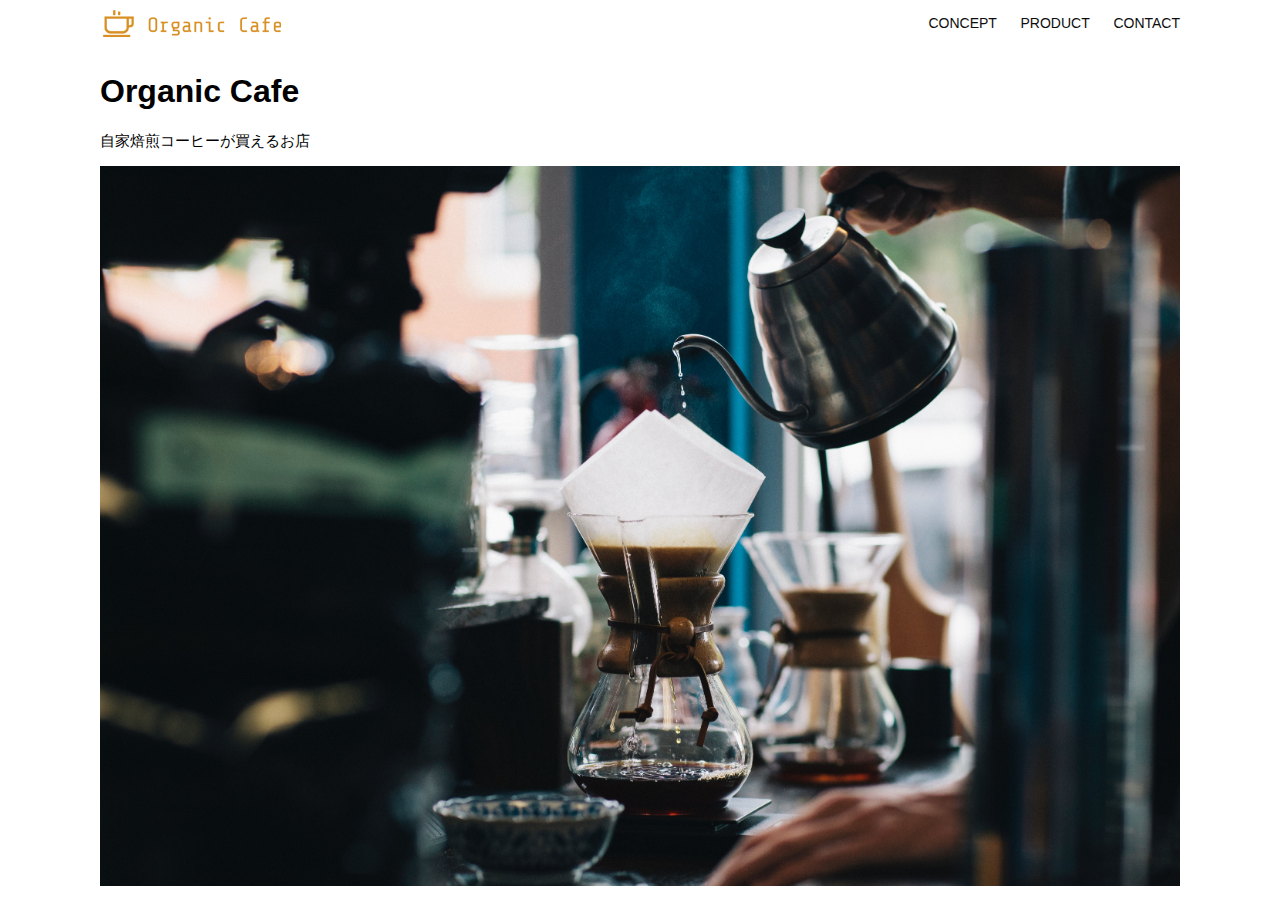
<file: html-css-kadai_013/index.html>
<!DOCTYPE html>
<html>
  <head>
    <title>Organic Cafe</title>
    <meta charset="UTF-8" />
    <meta
      name="description"
      content="自家焙煎のコーヒーがお家で楽しめるOrganic Cafe"
    />
    <meta name="viewport" content="width=device-width, initial-scale=1.0" />
    <link rel="stylesheet" href="style.css" />
  </head>
  <body>
    <!-- ヘッダー -->
    <header>
      <!-- ロゴ -->
      <a href="index.html" id="logo"
        ><img src="images/logo.png" alt="トップページに戻る"
      /></a>

      <!-- PC用ナビゲーション -->
      <nav id="nav-pc">
        <a href="index.html#concept">CONCEPT</a>
        <a href="index.html#product">PRODUCT</a>
        <a href="index.html#contact">CONTACT</a>
      </nav>
      <img id="menu-sp" src="images/button-menu.png" alt="ナビゲーションを開く" onclick="document.getElementById('nav-sp').style.display = 'block'">
      <nav id="nav-sp">
        <img id="close" src="images/button-close.png" alt="ナビゲーションを閉じる" onclick="document.getElementById('nav-sp').style.display = 'none'">
        <a id="logo-sp" href="index.html" onclick="document.getElementById('nav-sp').style.display = 'none'">
          <img src="images/logo-sp.png" alt="トップページに戻る"></a>
        <a class="menu" href="index.html#concept" onclick="document.getElementById('nav-sp').style.display = 'none'">CONCEPT</a>
        <a class="menu" href="index.html#product" onclick="document.getElementById('nav-sp').style.display = 'none'">PRODUCT</a>
        <a class="menu" href="index.html#contact" onclick="document.getElementById('nav-sp').style.display = 'none'">CONTACT</a>
      </nav>
    
    </header>
    <main>
      <article>
        <!-- メインビジュアル -->
        <section id="main-visual">
          <div id="main-message">
            <h1>Organic Cafe</h1>
            <p>自家焙煎コーヒーが買えるお店</p>
          </div>
          <img
            src="images/main-image.jpg"
            alt="コーヒーをハンドドリップで淹れる画像"
          />
        </section>
      </article>
    </main>
  </body>
</html>
</file>
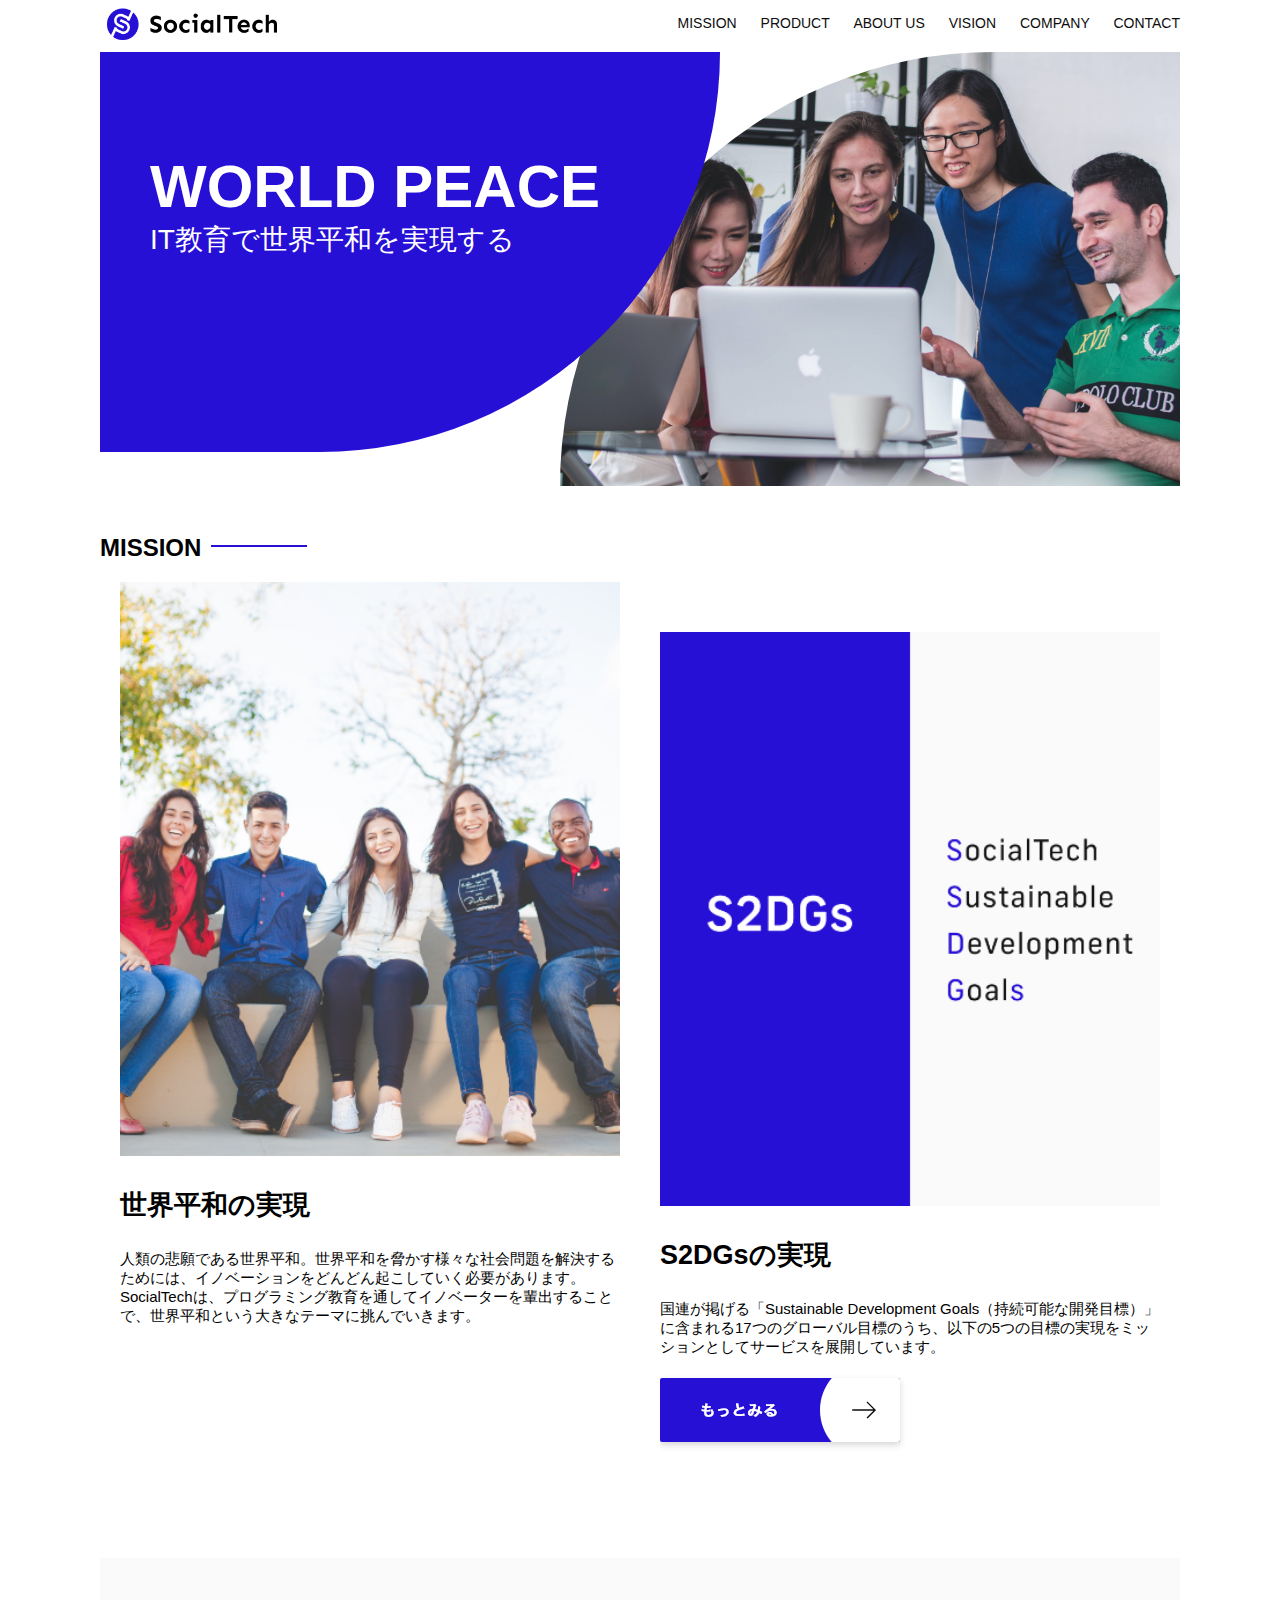
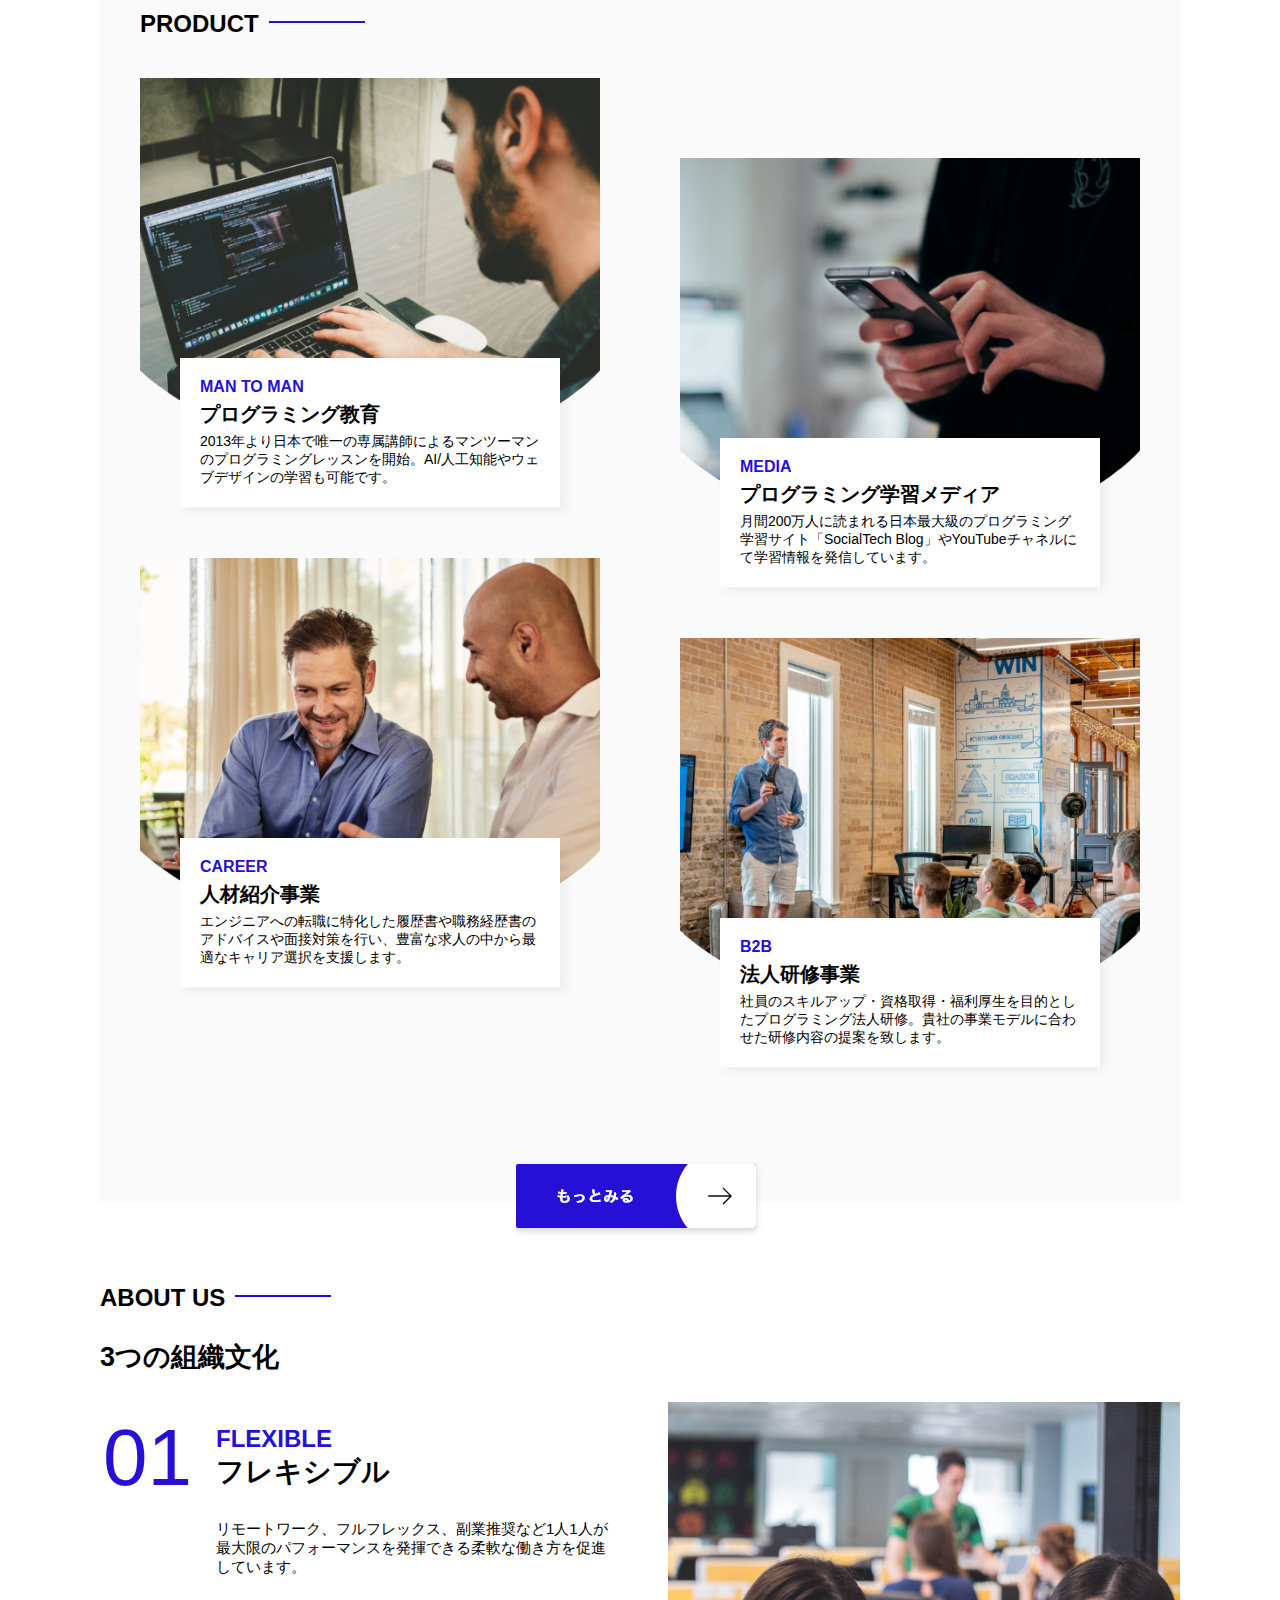
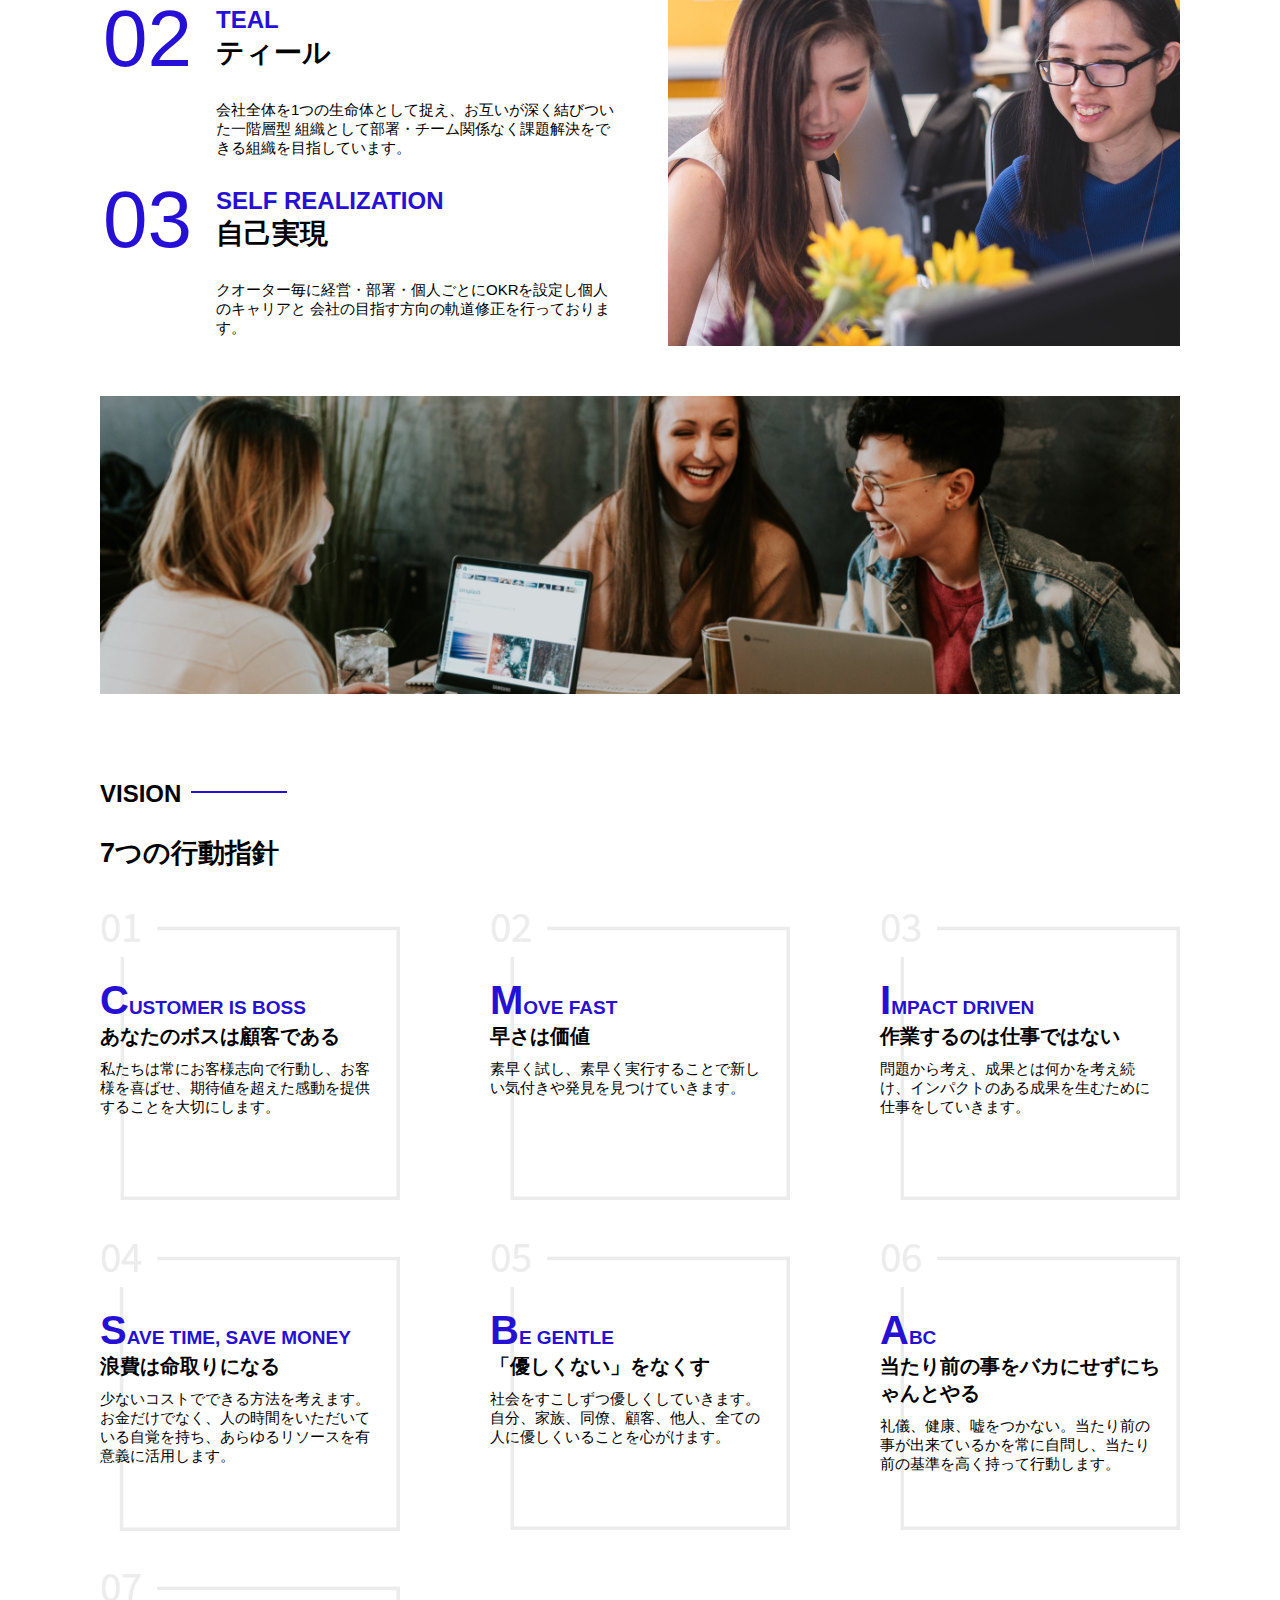
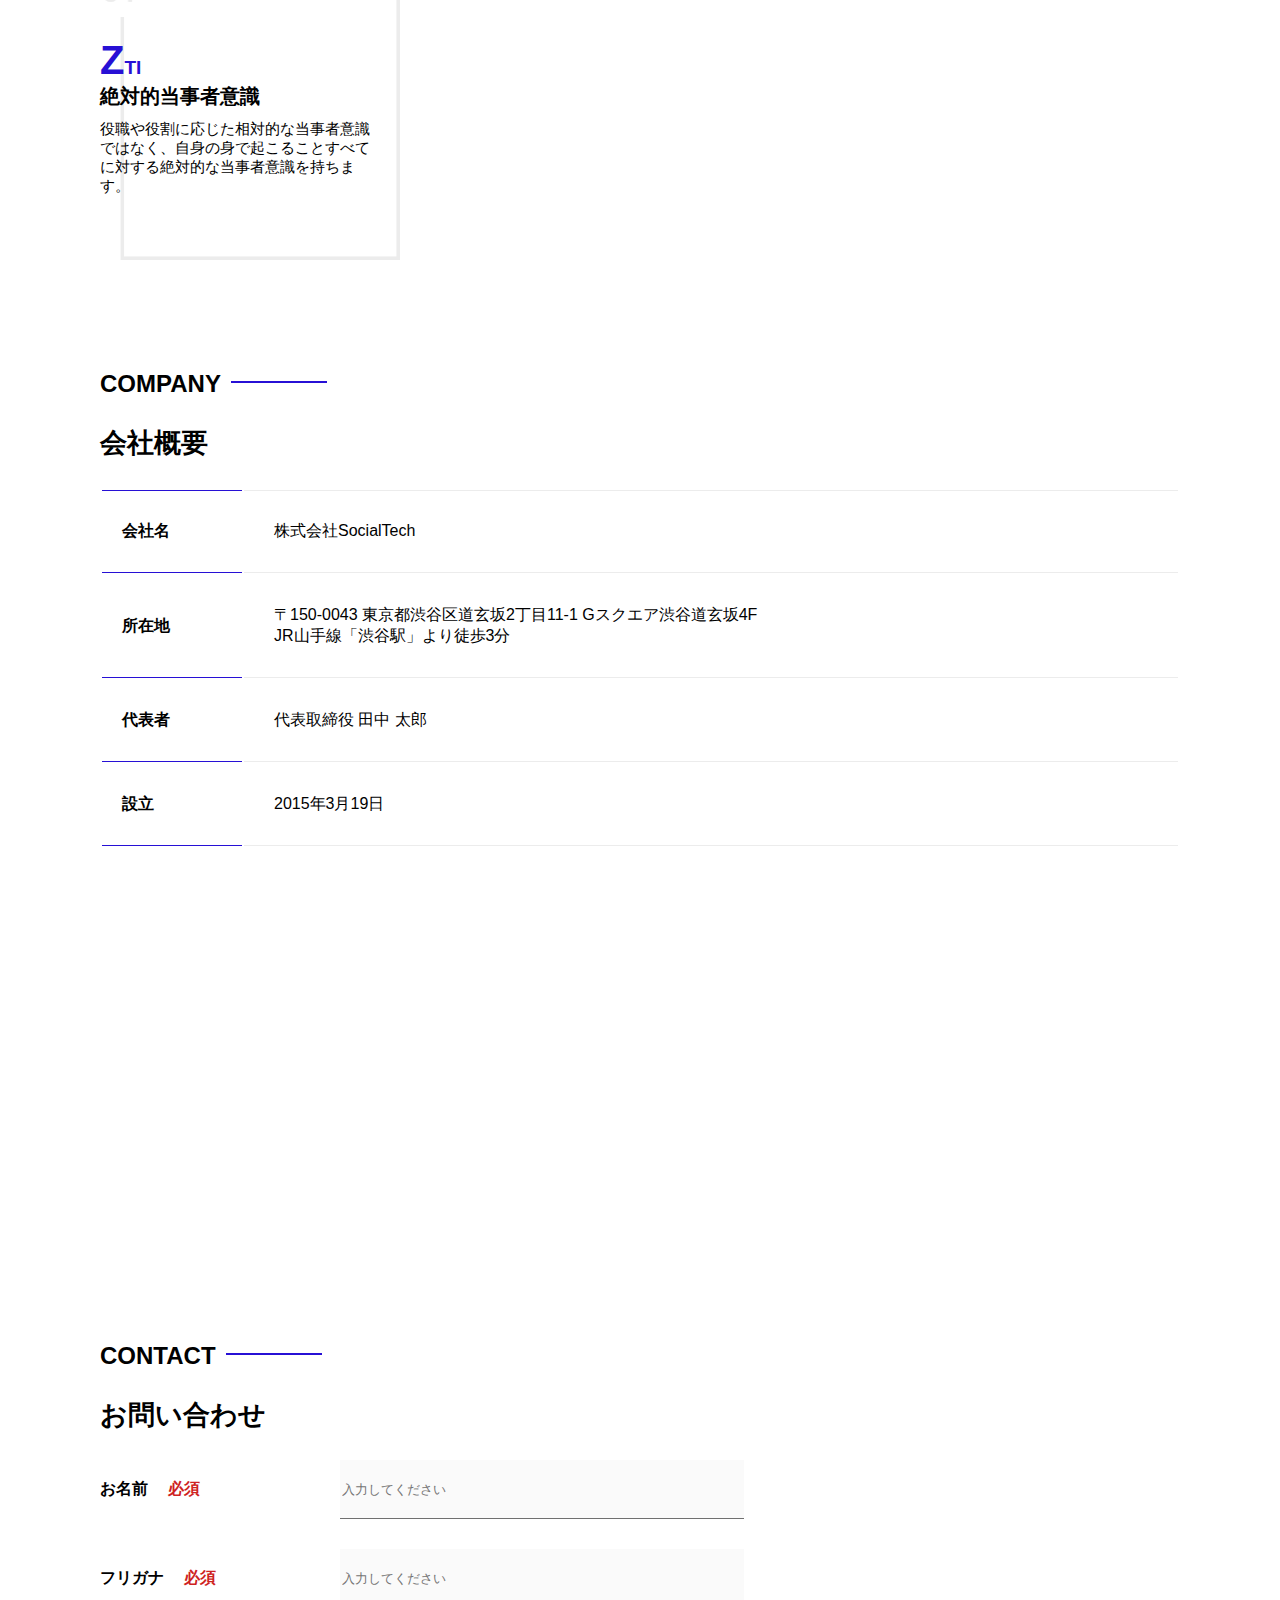
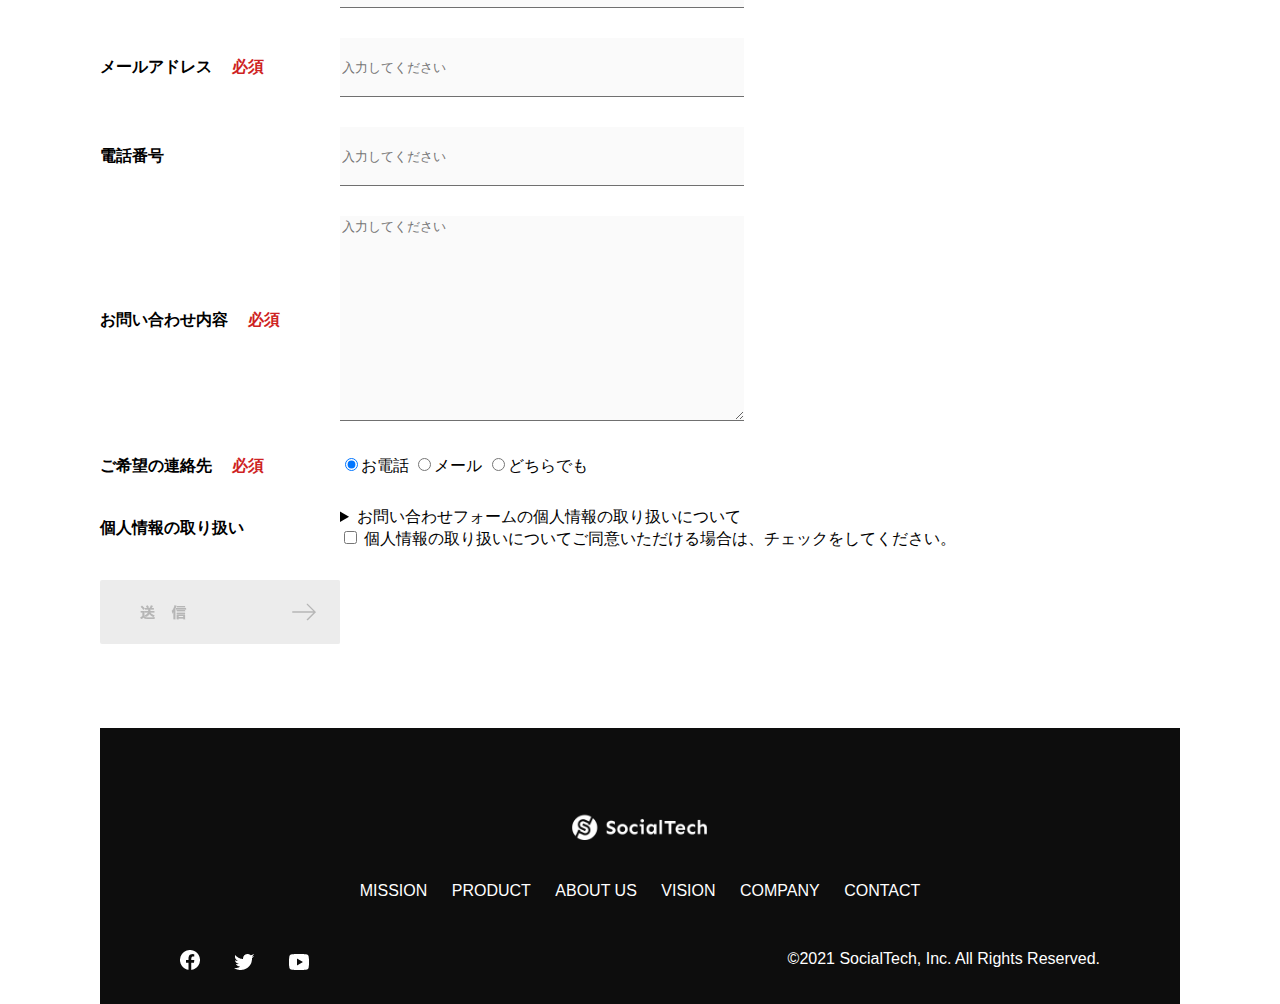
<file: kadai_tutorial_output/index.html>
<!DOCTYPE html>
<html>

<head>
    <title>SocialTech </title>
    <meta charset="utf-8">
    <meta name="description" content="SocialTechはEdTech業界のリーディングカンパニーを目指します。">
    <meta name="viewport" content="width=device-width, initial-scale=1.0">
    <link rel="stylesheet" href="style.css">
</head>

<body>
    <!-- ヘッダー -->
    <header>
        <!-- ロゴ -->
        <a href="index.html" id="logo"><img src="images/logo.png" alt="トップページに戻る"></a>

        <!-- PC用ナビゲーション -->
        <nav id="nav-pc">
            <a href="mission.html">MISSION</a>
            <a href="product.html">PRODUCT</a>
            <a href="index.html#aboutus">ABOUT US</a>
            <a href="index.html#vision">VISION</a>
            <a href="index.html#company">COMPANY</a>
            <a href="index.html#contact">CONTACT</a>
        </nav>

        <!-- スマホ用メニューボタン -->
        <img id="menu-sp" src="images/button-menu.png" alt="ナビゲーションを開く"
            onclick="document.getElementById('nav-sp').style.display = 'block'">

        <!-- スマホ用ナビゲーション -->
        <nav id="nav-sp">
            <img id="close" src="images/button-close.png" alt="ナビゲーションを閉じる"
                onclick="document.getElementById('nav-sp').style.display = 'none'">
            <a id="logo-sp" href="index.html" onclick="document.getElementById('nav-sp').style.display = 'none'"><img
                    src="images/logo-sp.png" alt="トップページに戻る"></a>
            <a class="menu" href="mission.html"
                onclick="document.getElementById('nav-sp').style.display = 'none'">MISSION</a>
            <a class="menu" href="product.html"
                onclick="document.getElementById('nav-sp').style.display = 'none'">PRODUCT</a>
            <a class="menu" href="index.html#aboutus"
                onclick="document.getElementById('nav-sp').style.display = 'none'">ABOUT US</a>
            <a class="menu" href="index.html#vision"
                onclick="document.getElementById('nav-sp').style.display = 'none'">VISION</a>
            <a class="menu" href="index.html#company"
                onclick="document.getElementById('nav-sp').style.display = 'none'">COMPANY</a>
            <a class="menu" href="index.html#contact"
                onclick="document.getElementById('nav-sp').style.display = 'none'">CONTACT</a>
            <div id="sns">
                <a href="https://www.facebook.com/sejuku2013"><img src="images/button-facebook.png"
                        alt="Facebookのリンク"></a>
                <a href="https://twitter.com/samuraijuku"><img src="images/button-twitter.png" alt="Twitterのリンク"></a>
                <a href="https://www.youtube.com/channel/UCCFOQO5aDK0xXam4cUQXT8g"><img src="images/button-youtube.png"
                        alt="YouTubeのリンク"></a>
            </div>
        </nav>
    </header>
    <main>
        <article>
            <!-- メインビジュアル -->
            <section id="main-visual">
                <div id="main-message">
                    <h1>WORLD PEACE</h1>
                    <p>IT教育で世界平和を実現する</p>
                </div>
                <img src="images/index/index-main.png" alt="PCの周りに集まる多国籍の仲間たち">
            </section>
            <section id="mission">
                <h2 class="index-h2">MISSION</h2>
                <div id="mission-flex">
                    <div>
                        <img id="mission-photo" src="images/index/index-mission.png" alt="屋外のベンチで写真を撮影する多国籍の仲間たち">
                        <h3>世界平和の実現</h3>
                        <p>
                            人類の悲願である世界平和。世界平和を脅かす様々な社会問題を解決するためには、イノベーションをどんどん起こしていく必要があります。SocialTechは、プログラミング教育を通してイノベーターを輩出することで、世界平和という大きなテーマに挑んでいきます。
                        </p>
                    </div>
                    <div>
                        <img id="s2dgs" src="images/index/s2dgs.png" alt="S2DGs">
                        <h3>S2DGsの実現</h3>
                        <p>国連が掲げる「Sustainable Development
                            Goals（持続可能な開発目標）」に含まれる17つのグローバル目標のうち、以下の5つの目標の実現をミッションとしてサービスを展開しています。</p>
                        <a href="mission.html">
                            <img src="images/button-more.png" alt="もっとみる">
                        </a>
                    </div>
                </div>
            </section>
            <!-- プロダクト -->
            <section id="product">
                <h2 class="index-h2">PRODUCT</h2>
                <div>
                    <div id="product-left">
                        <div>
                            <img class="product-photo" src="images/index/index-mantoman.png" alt="PCでコードを書く男性">
                            <div class="product-explain">
                                <span>MAN TO MAN</span>
                                <h3>プログラミング教育</h3>
                                <p>2013年より日本で唯一の専属講師によるマンツーマンのプログラミングレッスンを開始。AI/人工知能やウェブデザインの学習も可能です。</p>
                            </div>
                        </div>
                        <div>
                            <img class="product-photo" src="images/index/index-career.png" alt="笑顔で話し合う2人の男性">
                            <div class="product-explain">
                                <span>CAREER</span>
                                <h3>人材紹介事業</h3>
                                <p>エンジニアへの転職に特化した履歴書や職務経歴書のアドバイスや面接対策を行い、豊富な求人の中から最適なキャリア選択を支援します。</p>
                            </div>
                        </div>
                    </div>
                    <div id="product-right">
                        <div>
                            <img class="product-photo" src="images/index/index-media.png" alt="スマートフォンを操作する人">
                            <div class="product-explain">
                                <span>MEDIA</span>
                                <h3>プログラミング学習メディア</h3>
                                <p>月間200万人に読まれる日本最大級のプログラミング学習サイト「SocialTech
                                    Blog」やYouTubeチャネルにて学習情報を発信しています。</p>
                            </div>
                        </div>
                        <div>
                            <img class="product-photo" src="images/index/index-b2b.png" alt="講演中の男性とそれを聴く人々">
                            <div class="product-explain">
                                <span>B2B</span>
                                <h3>法人研修事業</h3>
                                <p>社員のスキルアップ・資格取得・福利厚生を目的としたプログラミング法人研修。貴社の事業モデルに合わせた研修内容の提案を致します。</p>
                            </div>
                        </div>
                    </div>
                </div>
                <div>
                    <a id="product-more" href="product.html">
                        <img src="images/button-more.png" alt="もっとみる">
                    </a>
                </div>
            </section>
            <!-- ABOUT US -->
            <section id="aboutus">
                <h2 class="index-h2">ABOUT US</h2>
                <h3>3つの組織文化</h3>
                <div>
                    <table class="culture-table">
                        <tr>
                            <td>
                                <span class="culture-num">01</span>
                            </td>
                            <td>
                                <span class="culture-en">FLEXIBLE</span>
                                <span class="culture-jp">フレキシブル</span>
                            </td>
                        </tr>
                        <tr>
                            <td>
                                <!--空のセル-->
                            </td>
                            <td>
                                <p class="culture-description">
                                    リモートワーク、フルフレックス、副業推奨など1人1人が最大限のパフォーマンスを発揮できる柔軟な働き方を促進しています。
                                </p>
                            </td>
                        </tr>
                        <tr>
                            <td>
                                <span class="culture-num">02</span>
                            </td>
                            <td>
                                <span class="culture-en">TEAL</span>
                                <span class="culture-jp">ティール</span>
                            </td>
                        </tr>
                        <tr>
                            <td>
                                <!--空のセル-->
                            </td>
                            <td>
                                <p class="culture-description">
                                    会社全体を1つの生命体として捉え、お互いが深く結びついた一階層型
                                    組織として部署・チーム関係なく課題解決をできる組織を目指しています。
                                </p>
                            </td>
                        </tr>
                        <tr>
                            <td>
                                <span class="culture-num">03</span>
                            </td>
                            <td>
                                <span class="culture-en">SELF REALIZATION</span>
                                <span class="culture-jp">自己実現</span>
                            </td>
                        </tr>
                        <tr>
                            <td>
                                <!--空のセル-->
                            </td>
                            <td>
                                <p class="culture-description">
                                    クオーター毎に経営・部署・個人ごとにOKRを設定し個人のキャリアと
                                    会社の目指す方向の軌道修正を行っております。
                                </p>
                            </td>
                        </tr>
                    </table>
                    <img class="culture-img" src="images/index/index-aboutus1.png" alt="笑顔で話し合う2人の女性">
                </div>
                <img class="culture-img2" src="images/index/index-aboutus2.png" alt="笑顔で話し合う3人の男女">
            </section>
            <!-- VISION -->
            <section id="vision">
                <h2 class="index-h2">VISION</h2>
                <h3>7つの行動指針</h3>
                <div>
                    <div class="vision-box">
                        <img src="images/index/vision-01.png" alt="01">
                        <span>
                            <h4>CUSTOMER IS BOSS</h4>
                            <h5>あなたのボスは顧客である</h5>
                            <p>私たちは常にお客様志向で行動し、お客様を喜ばせ、期待値を超えた感動を提供することを大切にします。</p>
                        </span>
                    </div>
                    <div class="vision-box">
                        <img src="images/index/vision-02.png" alt="02">
                        <span>
                            <h4>MOVE FAST</h4>
                            <h5>早さは価値</h5>
                            <p>素早く試し、素早く実行することで新しい気付きや発見を見つけていきます。</p>
                        </span>
                    </div>
                    <div class="vision-box">
                        <img src="images/index/vision-03.png" alt="03">
                        <span>
                            <h4>IMPACT DRIVEN</h4>
                            <h5>作業するのは仕事ではない</h5>
                            <p>問題から考え、成果とは何かを考え続け、インパクトのある成果を生むために仕事をしていきます。</p>
                        </span>
                    </div>
                    <div class="vision-box">
                        <img src="images/index//vision-04.png" alt="04">
                        <span>
                            <h4>SAVE TIME, SAVE MONEY</h4>
                            <h5>浪費は命取りになる</h5>
                            <p>少ないコストでできる方法を考えます。お金だけでなく、人の時間をいただいている自覚を持ち、あらゆるリソースを有意義に活用します。</p>
                        </span>

                    </div>
                    <div class="vision-box">
                        <img src="images/index/vision-05.png" alt="05">
                        <span>
                            <h4>BE GENTLE</h4>
                            <h5>「優しくない」をなくす</h5>
                            <p>社会をすこしずつ優しくしていきます。自分、家族、同僚、顧客、他人、全ての人に優しくいることを心がけます。</p>
                        </span>
                    </div>
                    <div class="vision-box">
                        <img src="images/index/vision-06.png" alt="06">
                        <span>
                            <h4>ABC</h4>
                            <h5>当たり前の事をバカにせずにちゃんとやる</h5>
                            <p>礼儀、健康、嘘をつかない。当たり前の事が出来ているかを常に自問し、当たり前の基準を高く持って行動します。</p>
                        </span>
                    </div>
                    <div class="vision-box">
                        <img src="images/index/vision-07.png" alt="07">
                        <span>
                            <h4>ZTI</h4>
                            <h5>絶対的当事者意識</h5>
                            <p>役職や役割に応じた相対的な当事者意識ではなく、自身の身で起こることすべてに対する絶対的な当事者意識を持ちます。</p>
                        </span>
                    </div>
                </div>
            </section>
            <!-- COMPANY -->
            <section id="company">
                <h2 class="index-h2">COMPANY</h2>
                <h3>会社概要</h3>
                <table id="company-table">
                    <tr>
                        <th class="tableheader-first">会社名</th>
                        <td class="cell-first">株式会社SocialTech</td>
                    </tr>
                    <tr>
                        <th class="tableheader">所在地</th>
                        <td class="cell">〒150-0043 東京都渋谷区道玄坂2丁目11-1 Gスクエア渋谷道玄坂4F<br>JR山手線「渋谷駅」より徒歩3分</td>
                    </tr>
                    <tr>
                        <th class="tableheader">代表者</th>
                        <td class="cell">代表取締役 田中 太郎</td>
                    </tr>
                    <tr>
                        <th class="tableheader">設立</th>
                        <td class="cell">2015年3月19日</td>
                    </tr>
                </table>
                <iframe
                    src="https://www.google.com/maps/embed?pb=!1m18!1m12!1m3!1d3241.7759544892483!2d139.69399665123464!3d35.65789123876098!2m3!1f0!2f0!3f0!3m2!1i1024!2i768!4f13.1!3m3!1m2!1s0x60188caa0042e8d1%3A0xba130bea826a7aa2!2z44CSMTUwLTAwNDMg5p2x5Lqs6YO95riL6LC35Yy66YGT546E5Z2C77yS5LiB55uu77yR77yR4oiS77yR!5e0!3m2!1sja!2sjp!4v1636872991912!5m2!1sja!2sjp"
                    style="border:0;" allowfullscreen="" loading="lazy">
                </iframe>
            </section>
            <!-- お問い合わせフォーム -->
            <section id="contact">
                <h2 class="index-h2">CONTACT</h2>
                <h3>お問い合わせ</h3>
                <!-- STATIC FORMSのフォームタグ -->
                <form action="https://api.staticforms.xyz/submit" method="post">
                    <input type="text" name="honeypot" style="display:none">
                    <!-- STATIC FORMSのアクセスキー -->
                    <input type="hidden" name="accessKey" value="3d576f82-c45e-4c4a-bfc5-5e258bc53b3f">
                    <!--メールのタイトル-->
                    <input type="hidden" name="subject" value="お問い合わせフォーム">
                    <!--送信先のメールアドレスをvalueに設定する-->
                    <input type="hidden" name="replyTo" value="">
                    <!--redirectToのURLは公開後ののURLへリンクする-->
                    <input type="hidden" name="redirectTo" value="">

                    <div>
                        <div class="contact-heading">
                            <label class="contact-label">お名前<span class="contact-span">必須</span></label>
                        </div>
                        <div>
                            <input type="text" name="name" placeholder="入力してください" class="contact-textbox">
                        </div>
                    </div>
                    <div>
                        <div class="contact-heading">
                            <label class="contact-label">フリガナ<span class="contact-span">必須</span></label>
                        </div>
                        <div>
                            <input type="text" name="hurigana" placeholder="入力してください" class="contact-textbox">
                        </div>
                    </div>
                    <div>
                        <div class="contact-heading">
                            <label class="contact-label">メールアドレス<span class="contact-span">必須</span></label>
                        </div>
                        <div>
                            <input type="text" name="email" placeholder="入力してください" class="contact-textbox">
                        </div>
                    </div>
                    <div>
                        <div class="contact-heading">
                            <label class="contact-label">電話番号</label>
                        </div>
                        <div>
                            <input type="text" name="tel" placeholder="入力してください" class="contact-textbox">
                        </div>
                    </div>
                    <div>
                        <div class="contact-heading">
                            <label class="contact-label">お問い合わせ内容<span class="contact-span">必須</span></label>
                        </div>
                        <div>
                            <textarea class="contact-textarea " placeholder="入力してください" name="message"></textarea>
                        </div>
                    </div>
                    <div>
                        <div class="contact-heading">
                            <label class="contact-label">ご希望の連絡先<span class="contact-span">必須</span></label>
                        </div>
                        <div>
                            <input class="radiobutton" type="radio" value="tel" name="contact"
                                checked><label>お電話</label>
                            <input class="radiobutton" type="radio" value="mail" name="contact"><label>メール</label>
                            <input class="radiobutton" type="radio" value="both" name="contact"><label>どちらでも</label>
                        </div>
                    </div>
                    <div>
                        <div class="contact-heading">
                            <label class="contact-label">個人情報の取り扱い</label>
                        </div>
                        <div>
                            <details>
                                <summary>お問い合わせフォームの個人情報の取り扱いについて</summary>
                                <div>
                                    <span>１．組織の名称又は氏名</span><br>
                                    株式会社SocialTech<br><br>
                                    <span>２．個人情報保護管理者（若しくはその代理人）の氏名又は職名、所属及び連絡先
                                        鈴木 一郎 コーポレート部</span><br>
                                    メールアドレス：support@socialtech.net<br>
                                    TEL：03-xxxx-xxxx<br>
                                    <span>３．個人情報の利用目的</span><br>
                                    ・本サービス及び本サービスに関連する情報の提供又はそれらに関する連絡のため<br>
                                    ・ユーザーの本人確認のため<br>
                                    ・当社サービスのご案内のため<br>
                                    ・当社の商品等の広告または宣伝（電子メールによるものを含むものとします。）<br><br>
                                    <span>４．個人情報の取り扱い業務の委託</span><br>
                                    個人情報の取扱業務の全部または一部を外部に業務委託する場合があります。<br>
                                    その際、弊社は、個人情報を適切に保護できる管理体制を敷き実行していることを条件として<br>
                                    委託先を厳選したうえで、機密保持契約を委託先と締結し、お客様の個人情報を厳密に管理させます。<br><br>
                                    <span>５．個人情報の開示等の請求</span><br>
                                    お客様は、弊社に対してご自身の個人情報の開示等（利用目的の通知、開示、内容の訂正・追加・削除、利用の停止または消去、第三者への提供の停止）に関して、当社問合わせ窓口に申し出ることができます。<br>
                                    その際、弊社はお客様ご本人を確認させていただいたうえで、合理的な期間内に対応いたします。<br><br>
                                    なお、個人情報に関する弊社問合わせ先は、次の通りです。<br><br>
                                    株式会社SocialTech　個人情報問合せ窓口<br>
                                    〒150-0043　東京都渋谷区道玄坂2丁目11-1 Ｇスクエア渋谷道玄坂 4F<br>
                                    メールアドレス：support@socialtech.net　TEL：03-xxxx-xxxx<br><br>
                                    <span>６．個人情報を提供されることの任意性について</span><br><br>
                                    お客様がご自身の個人情報を弊社に提供されるか否かは、お客様のご判断によりますが、もしご提供されない場合には、適切なサービスが提供できない場合がありますので予めご了承ください。
                                </div>
                            </details>
                            <input type="checkbox" name="agree">
                            <span>個人情報の取り扱いについてご同意いただける場合は、チェックをしてください。</span>
                        </div>
                    </div>
                    <input type="image" value="Submit" src="images/button-submit.png" alt="送信する">
                </form>
            </section>
        </article>
        <footer>
            <div id="footer-logo">
                <img src="images/logo-sp.png" alt="SocialTech">
            </div>
            <div id="footer-link">
                <a href="mission.html">MISSION</a>
                <a href="product.html">PRODUCT</a>
                <a href="index.html#aboutus">ABOUT US</a>
                <a href="index.html#vision">VISION</a>
                <a href="index.html#company">COMPANY</a>
                <a href="index.html#contact">CONTACT</a>
            </div>
            <div id="sns-footer">
                <a href="https://www.facebook.com/sejuku2013"><img src="images/button-facebook.png"
                        alt="Facebookのリンク"></a>
                <a href="https://twitter.com/samuraijuku"><img src="images/button-twitter.png" alt="Twitterのリンク"></a>
                <a href="https://www.youtube.com/channel/UCCFOQO5aDK0xXam4cUQXT8g"><img src="images/button-youtube.png"
                        alt="YouTubeのリンク"></a>
                <span id="copyright">&copy;2021 SocialTech, Inc. All Rights Reserved. </span>
            </div>
        </footer>
    </main>
</body>

</html>
</file>
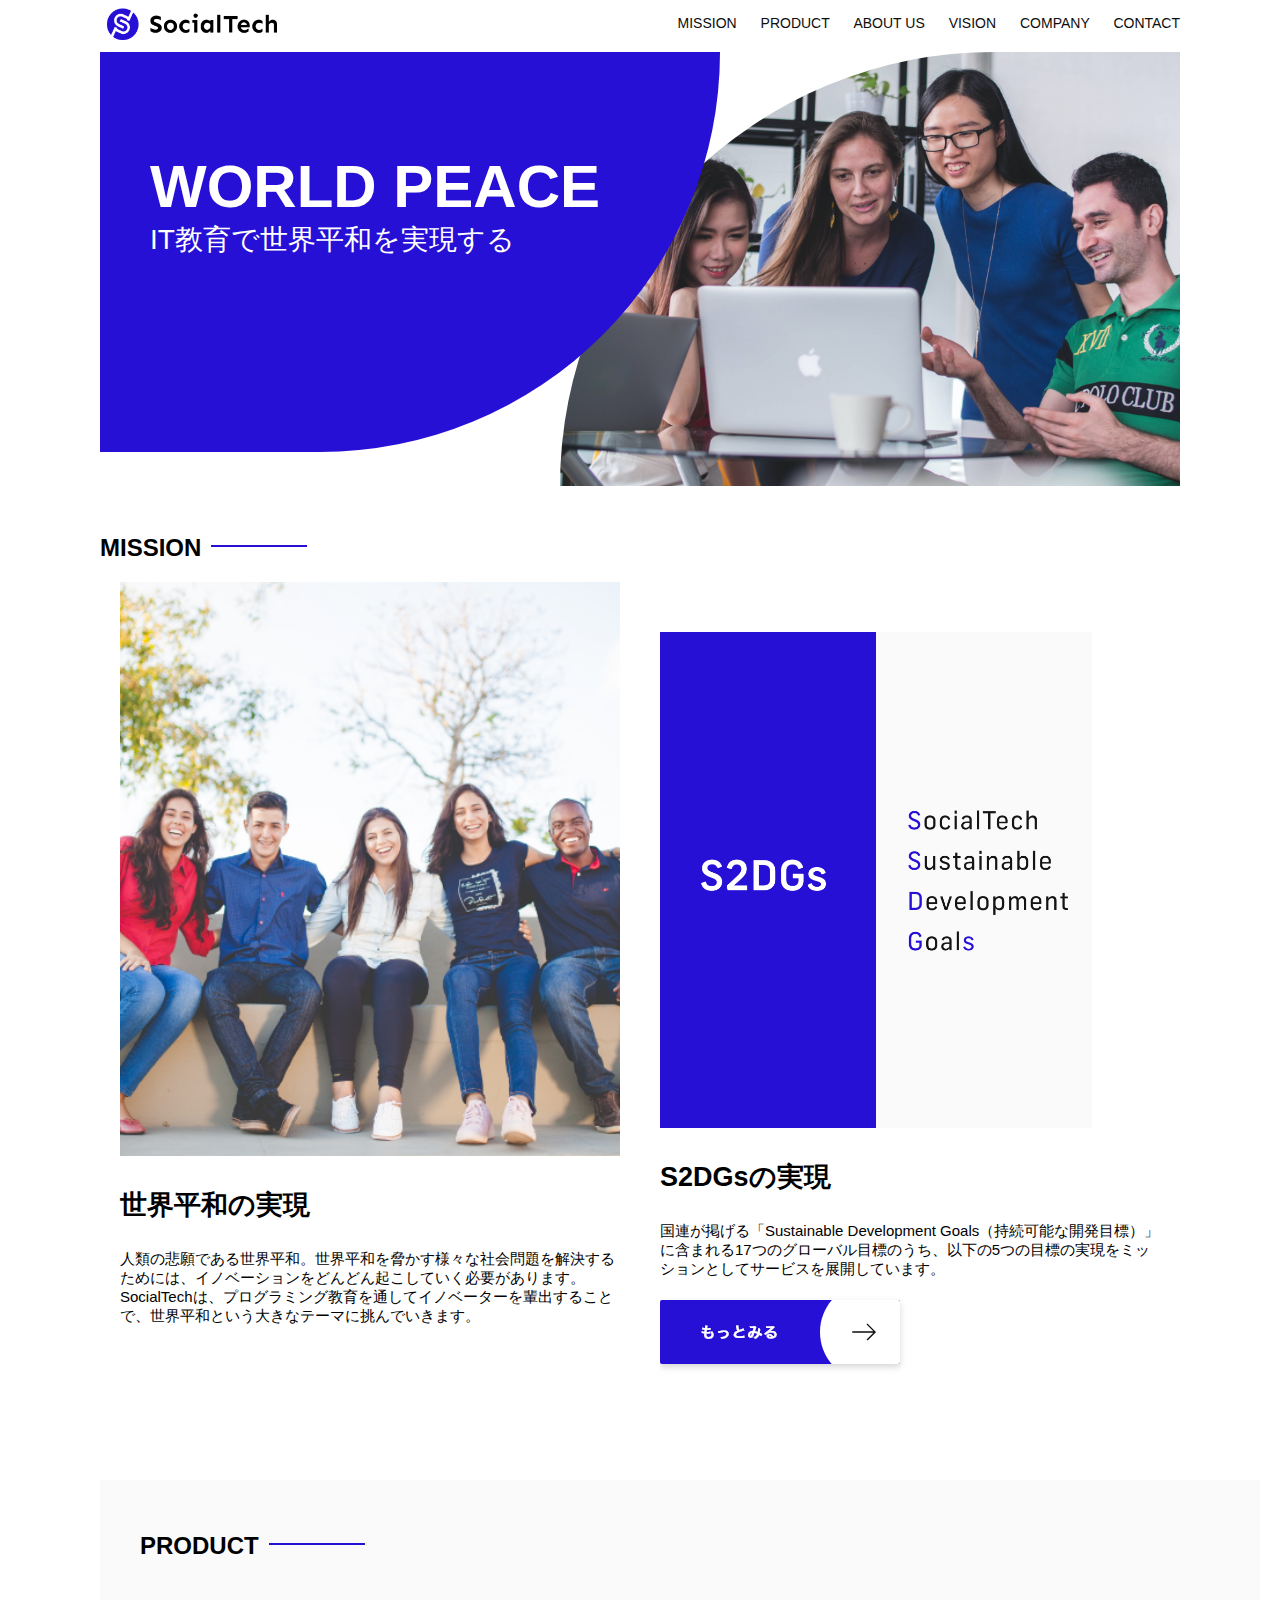
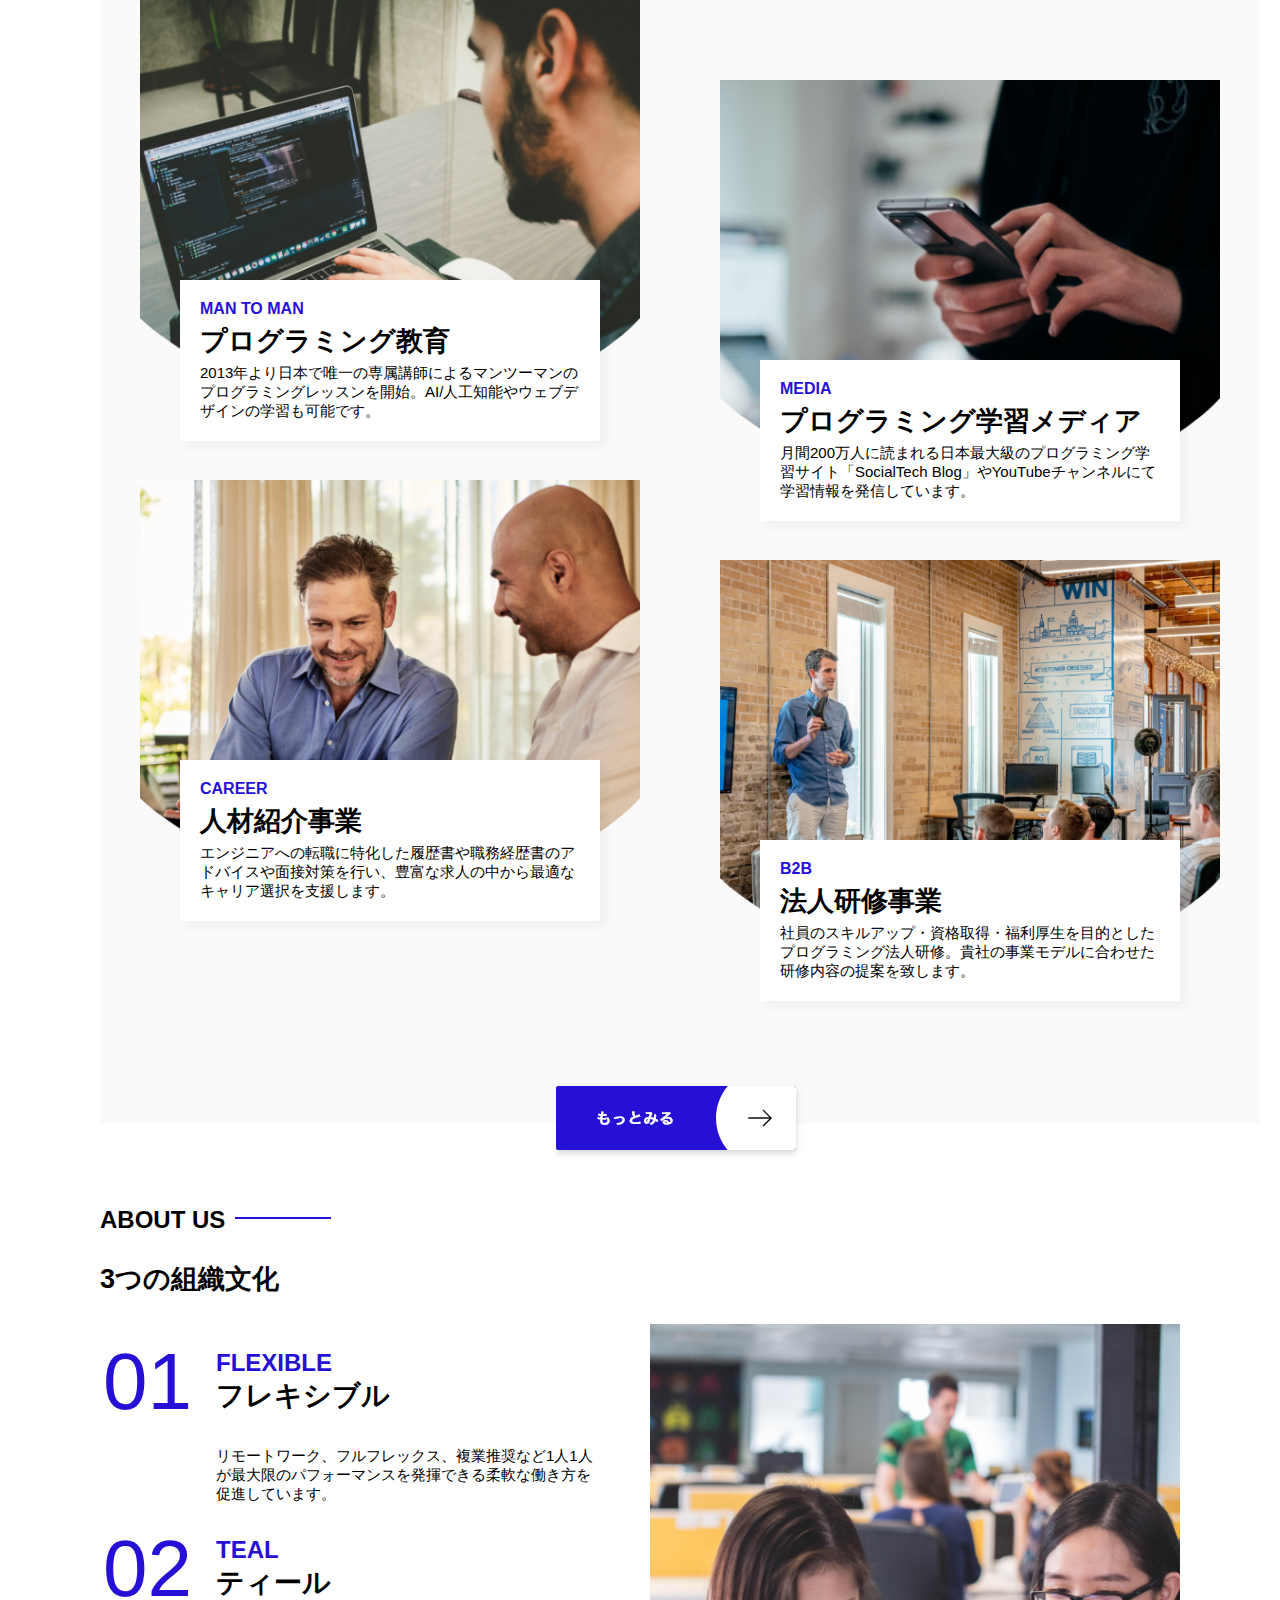
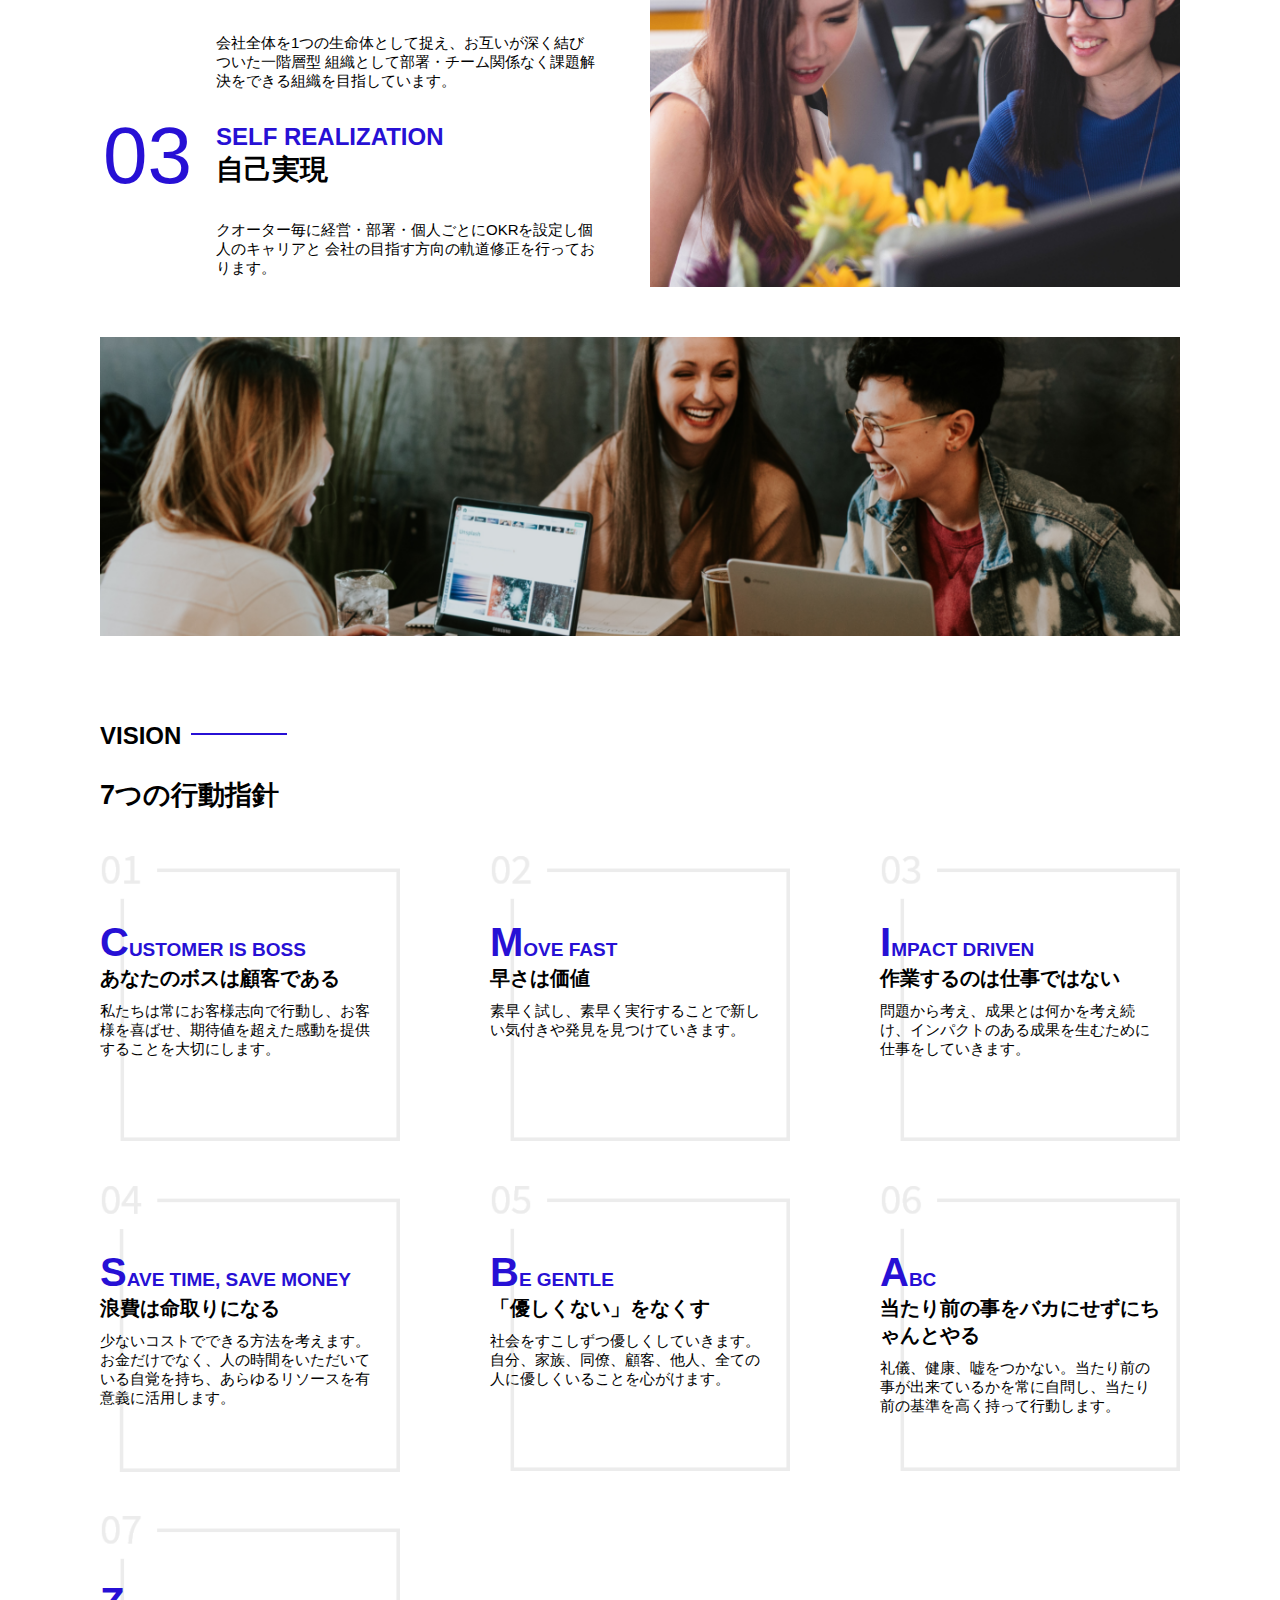
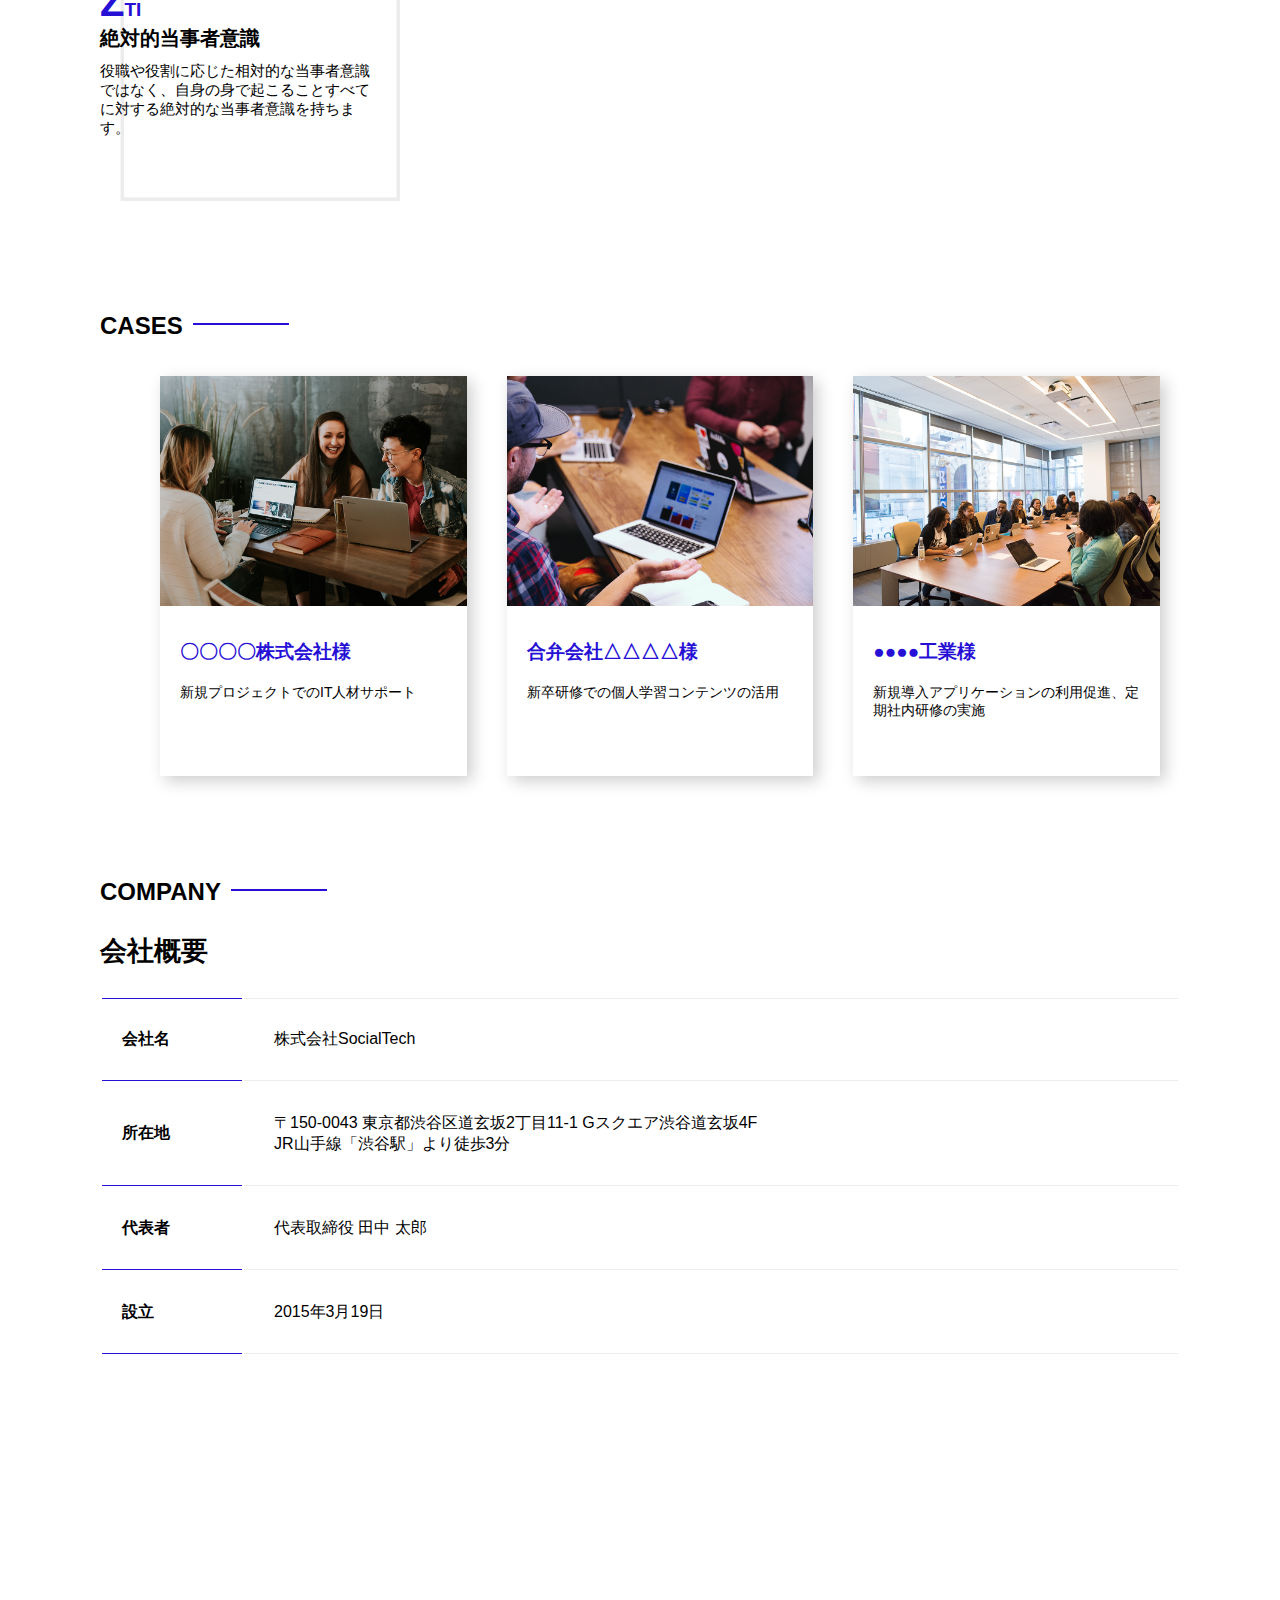
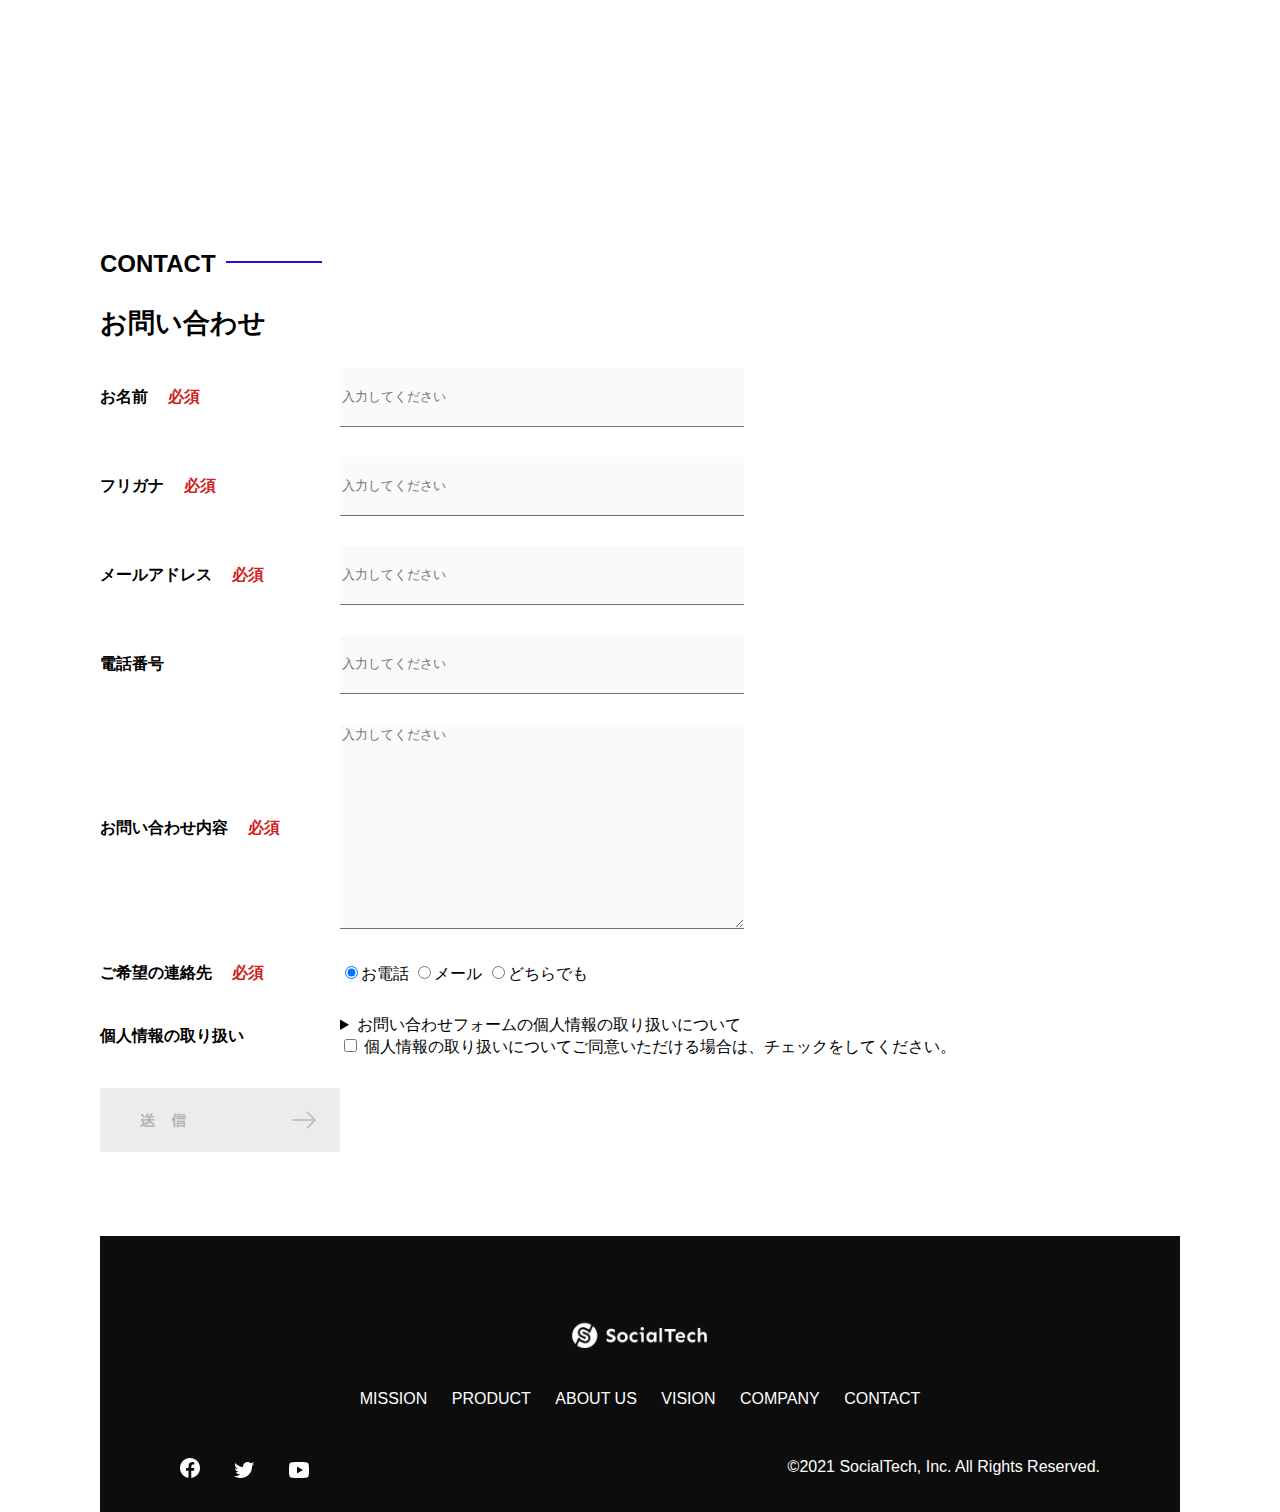
<file: socialtech-kadai_012/index.html>
<!DOCTYPE html>
<html>
  <head>
    <title>SocialTech</title>
    <meta charset="UTF-8" />
    <meta
      name="description"
      content="SocialTechはEdTech業界のリーディングカンパニーを目指します。"
    />
    <meta name="viewport" content="width=device-width, initial-scale=1.0" />
    <link rel="stylesheet" href="style.css" />
  </head>
  <body>
    <!-- ヘッダー -->
    <header>
      <!-- ロゴ -->
      <a href="index.html" id="logo"
        ><img src="images/logo.png" alt="トップページに戻る"
      /></a>

      <!-- PC用ナビゲーション -->
      <nav id="nav-pc">
        <a href="mission.html">MISSION</a>
        <a href="product.html">PRODUCT</a>
        <a href="index.html#aboutus">ABOUT US</a>
        <a href="index.html#vision">VISION</a>
        <a href="index.html#company">COMPANY</a>
        <a href="index.html#contact">CONTACT</a>
      </nav>
    </header>
    <main>
      <article>
        <!-- メインビジュアル -->
        <section id="main-visual">
          <div id="main-message">
            <h1>WORLD PEACE</h1>
            <p>IT教育で世界平和を実現する</p>
          </div>
          <img
            src="images/index/index-main.png"
            alt="PCの周りに集まる多国籍の仲間たち"
          />
        </section>
        <!--ミッション-->
        <section id="mission">
          <h2 class="index-h2">MISSION</h2>
          <div id="mission-flex">
            <div>
              <img
                id="mission-photo"
                src="images/index/index-mission.png"
                alt="屋外のベンチで写真を撮影する多国籍の仲間たち"
              />
              <h3>世界平和の実現</h3>
              <p>
                人類の悲願である世界平和。世界平和を脅かす様々な社会問題を解決するためには、イノベーションをどんどん起こしていく必要があります。SocialTechは、プログラミング教育を通してイノベーターを輩出することで、世界平和という大きなテーマに挑んでいきます。
              </p>
            </div>
            <div>
              <img id="s2dgs" src="images/index/s2dgs.png" alt="S2DGs" />
              <h3>S2DGsの実現</h3>
              <p>
                国連が掲げる「Sustainable Development
                Goals（持続可能な開発目標）」に含まれる17つのグローバル目標のうち、以下の5つの目標の実現をミッションとしてサービスを展開しています。
              </p>
              <a href="mission.html">
                <img src="images/button-more.png" alt="もっとみる" />
              </a>
            </div>
          </div>
        </section>
        <!-- プロダクト -->
        <section id="product">
          <h2 class="index-h2">PRODUCT</h2>
          <div>
            <div id="product-left">
              <div>
                <img
                  class="product-photo"
                  src="images/index/index-mantoman.png"
                  alt="PCでコードを書く男性"
                />
                <div class="product-explain">
                  <span>MAN TO MAN</span>
                  <h3>プログラミング教育</h3>
                  <p>
                    2013年より日本で唯一の専属講師によるマンツーマンのプログラミングレッスンを開始。AI/人工知能やウェブデザインの学習も可能です。
                  </p>
                </div>
              </div>
              <div>
                <img
                  class="product-photo"
                  src="images/index/index-career.png"
                  alt="笑顔で話し合う2人の男性"
                />
                <div class="product-explain">
                  <span>CAREER</span>
                  <h3>人材紹介事業</h3>
                  <p>
                    エンジニアへの転職に特化した履歴書や職務経歴書のアドバイスや面接対策を行い、豊富な求人の中から最適なキャリア選択を支援します。
                  </p>
                </div>
              </div>
            </div>
            <div id="product-right">
              <div>
                <img
                  class="product-photo"
                  src="images/index/index-media.png"
                  alt="スマートフォンを操作する人"
                />
                <div class="product-explain">
                  <span>MEDIA</span>
                  <h3>プログラミング学習メディア</h3>
                  <p>
                    月間200万人に読まれる日本最大級のプログラミング学習サイト「SocialTech
                    Blog」やYouTubeチャンネルにて学習情報を発信しています。
                  </p>
                </div>
              </div>
              <div>
                <img
                  class="product-photo"
                  src="images/index/index-b2b.png"
                  alt="講演中の男性とそれを聴く人々"
                />
                <div class="product-explain">
                  <span>B2B</span>
                  <h3>法人研修事業</h3>
                  <p>
                    社員のスキルアップ・資格取得・福利厚生を目的としたプログラミング法人研修。貴社の事業モデルに合わせた研修内容の提案を致します。
                  </p>
                </div>
              </div>
            </div>
          </div>
          <div>
            <a id="product-more" href="product.html">
              <img src="images/button-more.png" alt="もっとみる" />
            </a>
          </div>
        </section>
        <!---ABOUT US-->
        <section id="aboutus">
          <h2 class="index-h2">ABOUT US</h2>
          <h3>3つの組織文化</h3>
          <div>
            <table class="culture-table">
              <tr>
                <td>
                  <span class="culture-num">01</span>
                </td>
                <td>
                  <span class="culture-en">FLEXIBLE</span>
                  <span class="culture-jp">フレキシブル</span>
                </td>
              </tr>
              <tr>
                <td>
                  <!--空のセル-->
                </td>
                <td>
                  <p class="culture-description">
                    リモートワーク、フルフレックス、複業推奨など1人1人が最大限のパフォーマンスを発揮できる柔軟な働き方を促進しています。
                  </p>
                </td>
              </tr>
              <tr>
                <td>
                  <span class="culture-num">02</span>
                </td>
                <td>
                  <span class="culture-en">TEAL</span>
                  <span class="culture-jp">ティール</span>
                </td>
              </tr>
              <tr>
                <td>
                  <!--空のセル-->
                </td>
                <td>
                  <p class="culture-description">
                    会社全体を1つの生命体として捉え、お互いが深く結びついた一階層型
                    組織として部署・チーム関係なく課題解決をできる組織を目指しています。
                  </p>
                </td>
              </tr>
              <tr>
                <td>
                  <span class="culture-num">03</span>
                </td>
                <td>
                  <span class="culture-en">SELF REALIZATION</span>
                  <span class="culture-jp">自己実現</span>
                </td>
              </tr>
              <tr>
                <td>
                  <!--空のセル-->
                </td>
                <td>
                  <p class="culture-description">
                    クオーター毎に経営・部署・個人ごとにOKRを設定し個人のキャリアと
                    会社の目指す方向の軌道修正を行っております。
                  </p>
                </td>
              </tr>
            </table>
            <img
              class="culture-img"
              src="images/index/index-aboutus1.png"
              alt="笑顔で話し合う2人の女性"
            />
          </div>
          <img
            class="culture-img2"
            src="images/index/index-aboutus2.png"
            alt="笑顔で話し合う3人の男女"
          />
        </section>
        <!-- VISION -->
        <section id="vision">
          <h2 class="index-h2">VISION</h2>
          <h3>7つの行動指針</h3>
          <div>
            <div class="vision-box">
              <img src="images/index/vision-01.png" alt="01" />
              <span>
                <h4>CUSTOMER IS BOSS</h4>
                <h5>あなたのボスは顧客である</h5>
                <p>
                  私たちは常にお客様志向で行動し、お客様を喜ばせ、期待値を超えた感動を提供することを大切にします。
                </p>
              </span>
            </div>
            <div class="vision-box">
              <img src="images/index/vision-02.png" alt="02" />
              <span>
                <h4>MOVE FAST</h4>
                <h5>早さは価値</h5>
                <p>
                  素早く試し、素早く実行することで新しい気付きや発見を見つけていきます。
                </p>
              </span>
            </div>
            <div class="vision-box">
              <img src="images/index/vision-03.png" alt="03" />
              <span>
                <h4>IMPACT DRIVEN</h4>
                <h5>作業するのは仕事ではない</h5>
                <p>
                  問題から考え、成果とは何かを考え続け、インパクトのある成果を生むために仕事をしていきます。
                </p>
              </span>
            </div>
            <div class="vision-box">
              <img src="images/index/vision-04.png" alt="04" />
              <span>
                <h4>SAVE TIME, SAVE MONEY</h4>
                <h5>浪費は命取りになる</h5>
                <p>
                  少ないコストでできる方法を考えます。お金だけでなく、人の時間をいただいている自覚を持ち、あらゆるリソースを有意義に活用します。
                </p>
              </span>
            </div>
            <div class="vision-box">
              <img src="images/index/vision-05.png" alt="05" />
              <span>
                <h4>BE GENTLE</h4>
                <h5>「優しくない」をなくす</h5>
                <p>
                  社会をすこしずつ優しくしていきます。自分、家族、同僚、顧客、他人、全ての人に優しくいることを心がけます。
                </p>
              </span>
            </div>
            <div class="vision-box">
              <img src="images/index/vision-06.png" alt="06" />
              <span>
                <h4>ABC</h4>
                <h5>当たり前の事をバカにせずにちゃんとやる</h5>
                <p>
                  礼儀、健康、嘘をつかない。当たり前の事が出来ているかを常に自問し、当たり前の基準を高く持って行動します。
                </p>
              </span>
            </div>
            <div class="vision-box">
              <img src="images/index/vision-07.png" alt="07" />
              <span>
                <h4>ZTI</h4>
                <h5>絶対的当事者意識</h5>
                <p>
                  役職や役割に応じた相対的な当事者意識ではなく、自身の身で起こることすべてに対する絶対的な当事者意識を持ちます。
                </p>
              </span>
            </div>
          </div>
        </section>
        <!-- CASES -->
        <section id="cases">
          <h2 class="index-h2">CASES</h2>      
        <ul>
          <li class="case-card">
            <img class="case-img" src="images/index/case-1.png" alt="仲良く語り合う3人">
            <div class="case-info">
              <h3 class="case-name">〇〇〇〇株式会社様</h3>
              <p class="case-content">新規プロジェクトでのIT人材サポート</p>
            </div>
          </li>
          <li class="case-card">
            <img class="case-img" src="images/index/case-2.png" alt="PCでコンテンツを見る">
            <div class="case-info">
              <h3 class="case-name">合弁会社△△△△様</h3>
              <p class="case-content">新卒研修での個人学習コンテンツの活用</p>
            </div>
          </li>
          <li class="case-card">
            <img class="case-img" src="images/index/case-3.png" alt="社内研修中の会議室">
            <div class="case-info">
              <h3 class="case-name">●●●●工業様</h3>
              <p class="case-content">新規導入アプリケーションの利用促進、定期社内研修の実施</p>
            </div>
          </li>
        </ul>
        </section>

        <!-- COMPANY -->
        <section id="company">
          <h2 class="index-h2">COMPANY</h2>
          <h3>会社概要</h3>
          <table id="company-table">
            <tr>
              <th class="tableheader-first">会社名</th>
              <td class="cell-first">株式会社SocialTech</td>
            </tr>
            <tr>
              <th class="tableheader">所在地</th>
              <td class="cell">
                〒150-0043 東京都渋谷区道玄坂2丁目11-1 Gスクエア渋谷道玄坂4F<br />JR山手線「渋谷駅」より徒歩3分
              </td>
            </tr>
            <tr>
              <th class="tableheader">代表者</th>
              <td class="cell">代表取締役 田中 太郎</td>
            </tr>
            <tr>
              <th class="tableheader">設立</th>
              <td class="cell">2015年3月19日</td>
            </tr>
          </table>
          <iframe
            src="https://www.google.com/maps/embed?pb=!1m18!1m12!1m3!1d3241.7759544892483!2d139.69399665123464!3d35.65789123876098!2m3!1f0!2f0!3f0!3m2!1i1024!2i768!4f13.1!3m3!1m2!1s0x60188caa0042e8d1%3A0xba130bea826a7aa2!2z44CSMTUwLTAwNDMg5p2x5Lqs6YO95riL6LC35Yy66YGT546E5Z2C77yS5LiB55uu77yR77yR4oiS77yR!5e0!3m2!1sja!2sjp!4v1636872991912!5m2!1sja!2sjp"
            style="border: 0"
            allowfullscreen=""
            loading="lazy"
          >
          </iframe>
        </section>
        <!-- お問い合わせフォーム -->
        <section id="contact">
          <h2 class="index-h2">CONTACT</h2>
          <h3>お問い合わせ</h3>
          <form>
            <div>
              <div class="contact-heading">
                <label class="contact-label"
                  >お名前<span class="contact-span">必須</span></label
                >
              </div>
              <div class="contact-form">
                <input
                  type="text"
                  name="name"
                  placeholder="入力してください"
                  class="contact-textbox"
                />
              </div>
            </div>
            <div>
              <div class="contact-heading">
                <label class="contact-label"
                  >フリガナ<span class="contact-span">必須</span></label
                >
              </div>
              <div>
                <input
                  type="text"
                  name="hurigana"
                  placeholder="入力してください"
                  class="contact-textbox"
                />
              </div>
            </div>
            <div>
              <div class="contact-heading">
                <label class="contact-label"
                  >メールアドレス<span class="contact-span">必須</span></label
                >
              </div>
              <div>
                <input
                  type="text"
                  name="email"
                  placeholder="入力してください"
                  class="contact-textbox"
                />
              </div>
            </div>
            <div>
              <div class="contact-heading">
                <label class="contact-label">電話番号</label>
              </div>
              <div>
                <input
                  type="text"
                  name="tel"
                  placeholder="入力してください"
                  class="contact-textbox"
                />
              </div>
            </div>
            <div>
              <div class="contact-heading">
                <label class="contact-label"
                  >お問い合わせ内容<span class="contact-span">必須</span></label
                >
              </div>
              <div>
                <textarea
                  class="contact-textarea"
                  placeholder="入力してください"
                  name="message"
                ></textarea>
              </div>
            </div>
            <div>
              <div class="contact-heading">
                <label class="contact-label"
                  >ご希望の連絡先<span class="contact-span">必須</span></label
                >
              </div>
              <div>
                <input
                  class="radiobutton"
                  type="radio"
                  value="tel"
                  name="contact"
                  checked
                /><label>お電話</label>
                <input
                  class="radiobutton"
                  type="radio"
                  value="mail"
                  name="contact"
                /><label>メール</label>
                <input
                  class="radiobutton"
                  type="radio"
                  value="both"
                  name="contact"
                /><label>どちらでも</label>
              </div>
            </div>
            <div>
              <div class="contact-heading">
                <label class="contact-label">個人情報の取り扱い</label>
              </div>
              <div>
                <details>
                  <summary>
                    お問い合わせフォームの個人情報の取り扱いについて
                  </summary>
                  <div>
                    <span>１．組織の名称又は氏名</span><br />
                    株式会社SocialTech<br /><br />
                    <span
                      >２．個人情報保護管理者（若しくはその代理人）の氏名又は職名、所属及び連絡先
                      鈴木 一郎 コーポレート部</span
                    ><br />
                    メールアドレス：support@socialtech.net<br />
                    TEL：03-xxxx-xxxx<br />
                    <span>３．個人情報の利用目的</span><br />
                    ・本サービス及び本サービスに関連する情報の提供又はそれらに関する連絡のため<br />
                    ・ユーザーの本人確認のため<br />
                    ・当社サービスのご案内のため<br />
                    ・当社の商品等の広告または宣伝（電子メールによるものを含むものとします。）<br /><br />
                    <span>４．個人情報の取り扱い業務の委託</span><br />
                    個人情報の取扱業務の全部または一部を外部に業務委託する場合があります。<br />
                    その際、弊社は、個人情報を適切に保護できる管理体制を敷き実行していることを条件として<br />
                    委託先を厳選したうえで、機密保持契約を委託先と締結し、お客様の個人情報を厳密に管理させます。<br /><br />
                    <span>５．個人情報の開示等の請求</span><br />
                    お客様は、弊社に対してご自身の個人情報の開示等（利用目的の通知、開示、内容の訂正・追加・削除、利用の停止または消去、第三者への提供の停止）に関して、当社問合わせ窓口に申し出ることができます。<br />
                    その際、弊社はお客様ご本人を確認させていただいたうえで、合理的な期間内に対応いたします。<br /><br />
                    なお、個人情報に関する弊社問合わせ先は、次の通りです。<br /><br />
                    株式会社SocialTech　個人情報問合せ窓口<br />
                    〒150-0043　東京都渋谷区道玄坂2丁目11-1 Ｇスクエア渋谷道玄坂
                    4F<br />
                    メールアドレス：support@socialtech.net　TEL：03-xxxx-xxxx<br /><br />
                    <span>６．個人情報を提供されることの任意性について</span
                    ><br /><br />
                    お客様がご自身の個人情報を弊社に提供されるか否かは、お客様のご判断によりますが、もしご提供されない場合には、適切なサービスが提供できない場合がありますので予めご了承ください。
                  </div>
                </details>
                <input type="checkbox" name="agree" />
                <span
                  >個人情報の取り扱いについてご同意いただける場合は、チェックをしてください。</span
                >
              </div>
            </div>
            <input
              type="image"
              value="Submit"
              src="images/button-submit.png"
              alt="送信する"
            />
          </form>
        </section>
      </article>
      <footer>
        <div id="footer-logo">
          <img src="images/logo-sp.png" alt="SocialTech" />
        </div>
        <div id="footer-link">
          <a href="mission.html">MISSION</a>
          <a href="product.html">PRODUCT</a>
          <a href="index.html#aboutus">ABOUT US</a>
          <a href="index.html#vision">VISION</a>
          <a href="index.html#company">COMPANY</a>
          <a href="index.html#contact">CONTACT</a>
        </div>
        <div id="sns-footer">
          <a href="https://www.facebook.com/sejuku2013"
            ><img src="images/button-facebook.png" alt="Facebookのリンク"
          /></a>
          <a href="https://twitter.com/samuraijuku"
            ><img src="images/button-twitter.png" alt="Twitterのリンク"
          /></a>
          <a href="https://www.youtube.com/channel/UCCFOQO5aDK0xXam4cUQXT8g"
            ><img src="images/button-youtube.png" alt="YouTubeのリンク"
          /></a>
          <span id="copyright"
            >&copy;2021 SocialTech, Inc. All Rights Reserved.
          </span>
        </div>
      </footer>
    </main>
  </body>
</html>
</file>
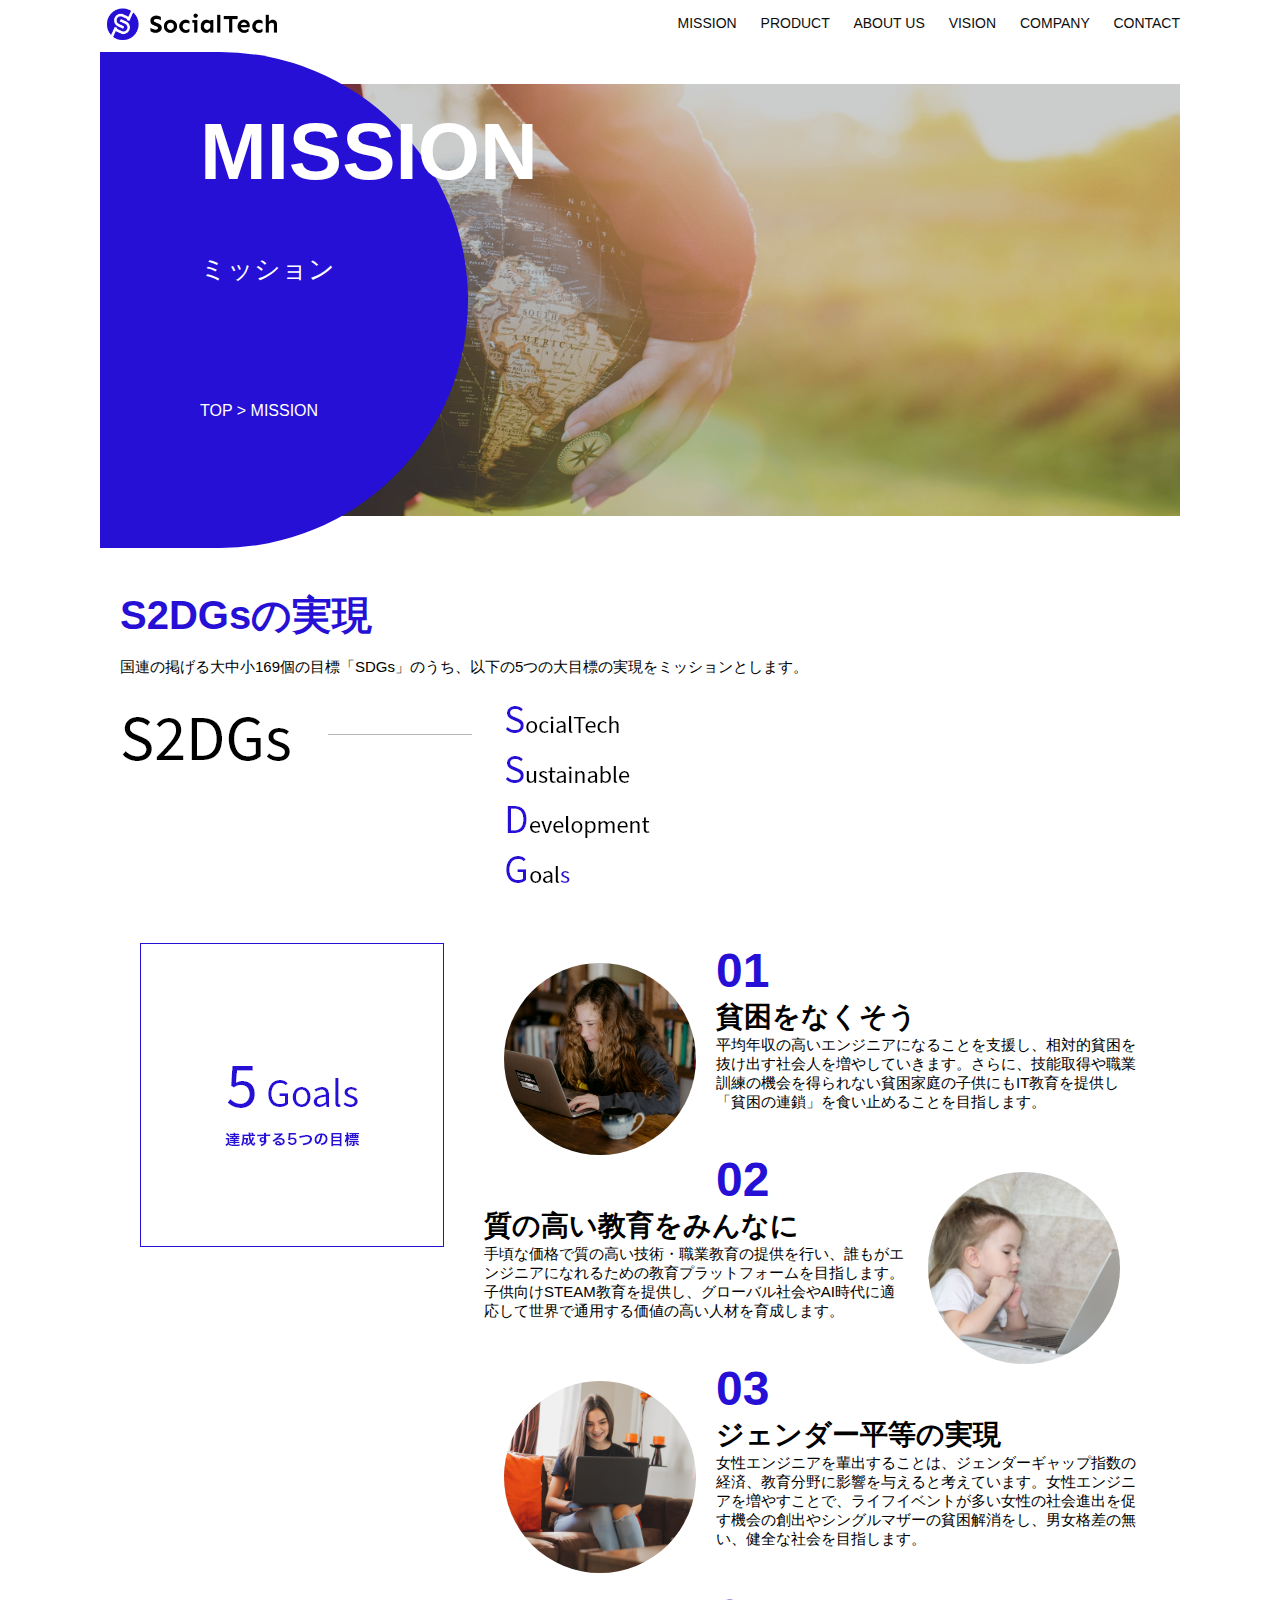
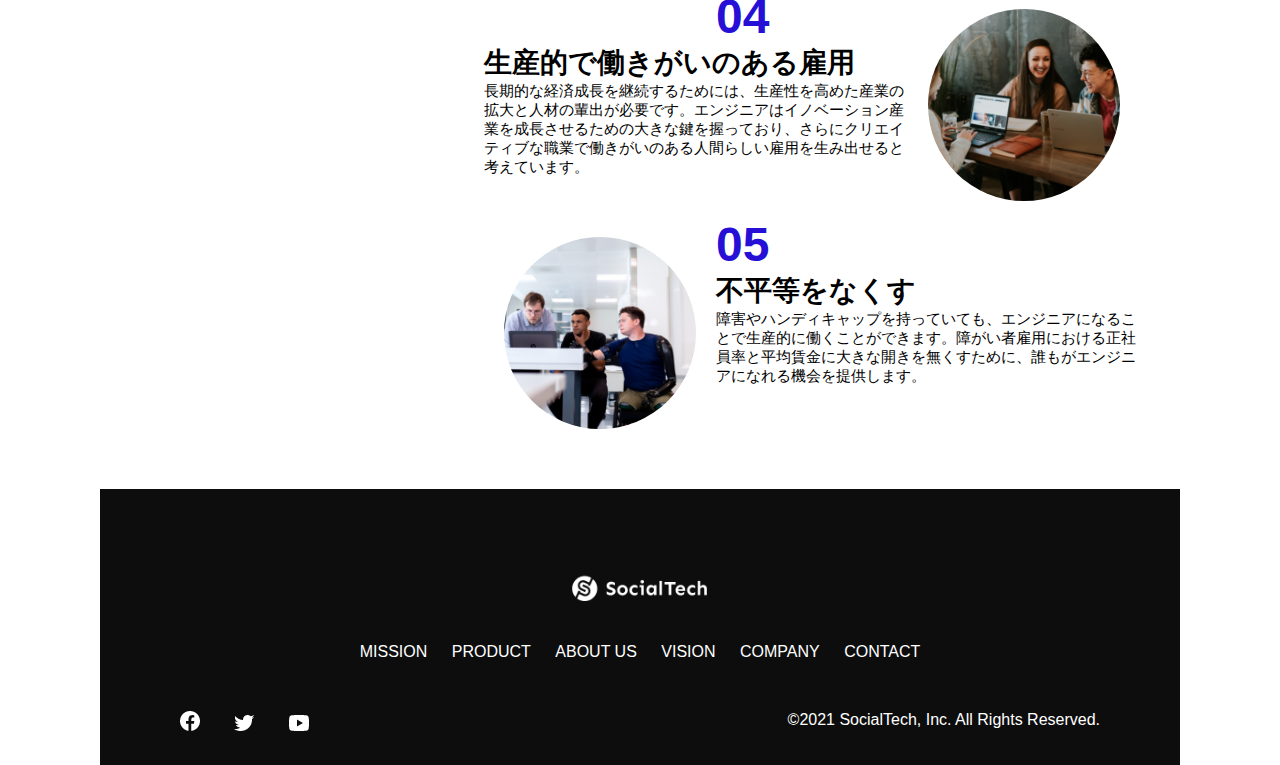
<file: kadai_tutorial_output/mission.html>
<!DOCTYPE html>
<html>

<head>
    <title>SocialTech - MISSON ミッション -</title>
    <meta charset="utf-8">
    <meta name="description" content="SocialTechが目指す5つの目標（S2DGs）を紹介します">
    <meta name="viewport" content="width=device-width, initial-scale=1.0">
    <link rel="stylesheet" href="style.css">
</head>

<body>
    <!-- ヘッダー -->
    <header>
        <!-- ロゴ -->
        <a href="index.html" id="logo"><img src="images/logo.png" alt="トップページに戻る"></a>

        <!-- PC用ナビゲーション -->
        <nav id="nav-pc">
            <a href="mission.html">MISSION</a>
            <a href="product.html">PRODUCT</a>
            <a href="index.html#aboutus">ABOUT US</a>
            <a href="index.html#vision">VISION</a>
            <a href="index.html#company">COMPANY</a>
            <a href="index.html#contact">CONTACT</a>
        </nav>

        <!-- スマホ用メニューボタン -->
        <img id="menu-sp" src="images/button-menu.png" alt="ナビゲーションを開く"
            onclick="document.getElementById('nav-sp').style.display = 'block'">

        <!-- スマホ用ナビゲーション -->
        <nav id="nav-sp">
            <img id="close" src="images/button-close.png" alt="ナビゲーションを閉じる"
                onclick="document.getElementById('nav-sp').style.display = 'none'">
            <a id="logo-sp" href="index.html" onclick="document.getElementById('nav-sp').style.display = 'none'"><img
                    src="images/logo-sp.png" alt="トップページに戻る"></a>
            <a class="menu" href="mission.html"
                onclick="document.getElementById('nav-sp').style.display = 'none'">MISSION</a>
            <a class="menu" href="product.html"
                onclick="document.getElementById('nav-sp').style.display = 'none'">PRODUCT</a>
            <a class="menu" href="index.html#aboutus"
                onclick="document.getElementById('nav-sp').style.display = 'none'">ABOUT US</a>
            <a class="menu" href="index.html#vision"
                onclick="document.getElementById('nav-sp').style.display = 'none'">VISION</a>
            <a class="menu" href="index.html#company"
                onclick="document.getElementById('nav-sp').style.display = 'none'">COMPANY</a>
            <a class="menu" href="index.html#contact"
                onclick="document.getElementById('nav-sp').style.display = 'none'">CONTACT</a>
            <div id="sns">
                <a href="https://www.facebook.com/sejuku2013"><img src="images/button-facebook.png"
                        alt="Facebookのリンク"></a>
                <a href="https://twitter.com/samuraijuku"><img src="images/button-twitter.png" alt="Twitterのリンク"></a>
                <a href="https://www.youtube.com/channel/UCCFOQO5aDK0xXam4cUQXT8g"><img src="images/button-youtube.png"
                        alt="YouTubeのリンク"></a>
            </div>
        </nav>
    </header>
    <main>
        <article>
            <section id="mission-main">
                <div id="mission-title">
                    <h1>MISSION</h1>
                    <span>ミッション</span>
                    <div>TOP > MISSION</div>
                </div>
            </section>
            <section id="mission-s2dgs">
                <h2 class="mission-h2">S2DGsの実現</h2>
                <p>国連の掲げる大中小169個の目標「SDGs」のうち、以下の5つの大目標の実現をミッションとします。</p>
                <img src="images/mission/mission-s2dgs.png" alt="S2DGs">
            </section>
            <section id="mission-5goals">
                <div>
                    <img id="s2dgs-image" src="images/mission/mission-5goals.png" alt="5Goals">
                </div>
                <div>
                    <div>
                        <img class="fivegoals-image-left" src="images/mission/mission-5goals01.png" alt="PCを操作する女の子">
                        <span class="fivegoals-number">01</span>
                        <h3 class="fivegoals-h3">貧困をなくそう</h3>
                        <p class="fivegoals-p">
                            平均年収の高いエンジニアになることを支援し、相対的貧困を抜け出す社会人を増やしていきます。さらに、技能取得や職業訓練の機会を得られない貧困家庭の子供にもIT教育を提供し「貧困の連鎖」を食い止めることを目指します。
                        </p>
                    </div>
                    <div>
                        <img class="fivegoals-image-right" src="images/mission/mission-5goals02.png"
                            alt="PCを見つめる小さい女の子">
                        <span class="fivegoals-number">02</span>
                        <h3 class="fivegoals-h3">質の高い教育をみんなに</h3>
                        <p class="fivegoals-p">
                            手頃な価格で質の高い技術・職業教育の提供を行い、誰もがエンジニアになれるための教育プラットフォームを目指します。子供向けSTEAM教育を提供し、グローバル社会やAI時代に適応して世界で通用する価値の高い人材を育成します。
                        </p>
                    </div>
                    <div>
                        <img class="fivegoals-image-left" src="images/mission/mission-5goals03.png" alt="PCを操作する女性">

                        <span class="fivegoals-number">03</span>
                        <h3 class="fivegoals-h3">ジェンダー平等の実現</h3>
                        <p class="fivegoals-p">
                            女性エンジニアを輩出することは、ジェンダーギャップ指数の経済、教育分野に影響を与えると考えています。女性エンジニアを増やすことで、ライフイベントが多い女性の社会進出を促す機会の創出やシングルマザーの貧困解消をし、男女格差の無い、健全な社会を目指します。
                        </p>
                    </div>
                    <div>
                        <img class="fivegoals-image-right" src="images/mission/mission-5goals04.png" alt="笑顔で話し合う3人の男女">
                        <span class="fivegoals-number">04</span>
                        <h3 class="fivegoals-h3">生産的で働きがいのある雇用</h3>
                        <p class="fivegoals-p">
                            長期的な経済成長を継続するためには、生産性を高めた産業の拡大と人材の輩出が必要です。エンジニアはイノベーション産業を成長させるための大きな鍵を握っており、さらにクリエイティブな職業で働きがいのある人間らしい雇用を生み出せると考えています。
                        </p>
                    </div>
                    <div>
                        <img class="fivegoals-image-left" src="images/mission/mission-5goals05.png"
                            alt="障害を持つ男性が生き生きと働く様子">
                        <span class="fivegoals-number">05</span>
                        <h3 class="fivegoals-h3">不平等をなくす</h3>
                        <p class="fivegoals-p">
                            障害やハンディキャップを持っていても、エンジニアになることで生産的に働くことができます。障がい者雇用における正社員率と平均賃金に大きな開きを無くすために、誰もがエンジニアになれる機会を提供します。
                        </p>
                    </div>
                </div>
            </section>
        </article>
        <footer>
            <div id="footer-logo">
                <img src="images/logo-sp.png" alt="SocialTech">
            </div>
            <div id="footer-link">
                <a href="mission.html">MISSION</a>
                <a href="product.html">PRODUCT</a>
                <a href="index.html#aboutus">ABOUT US</a>
                <a href="index.html#vision">VISION</a>
                <a href="index.html#company">COMPANY</a>
                <a href="index.html#contact">CONTACT</a>
            </div>
            <div id="sns-footer">
                <a href="https://www.facebook.com/sejuku2013"><img src="images/button-facebook.png"
                        alt="Facebookのリンク"></a>
                <a href="https://twitter.com/samuraijuku"><img src="images/button-twitter.png" alt="Twitterのリンク"></a>
                <a href="https://www.youtube.com/channel/UCCFOQO5aDK0xXam4cUQXT8g"><img src="images/button-youtube.png"
                        alt="YouTubeのリンク"></a>
                <span id="copyright">&copy;2021 SocialTech, Inc. All Rights Reserved. </span>
            </div>
        </footer>
    </main>
</body>

</html>
</file>
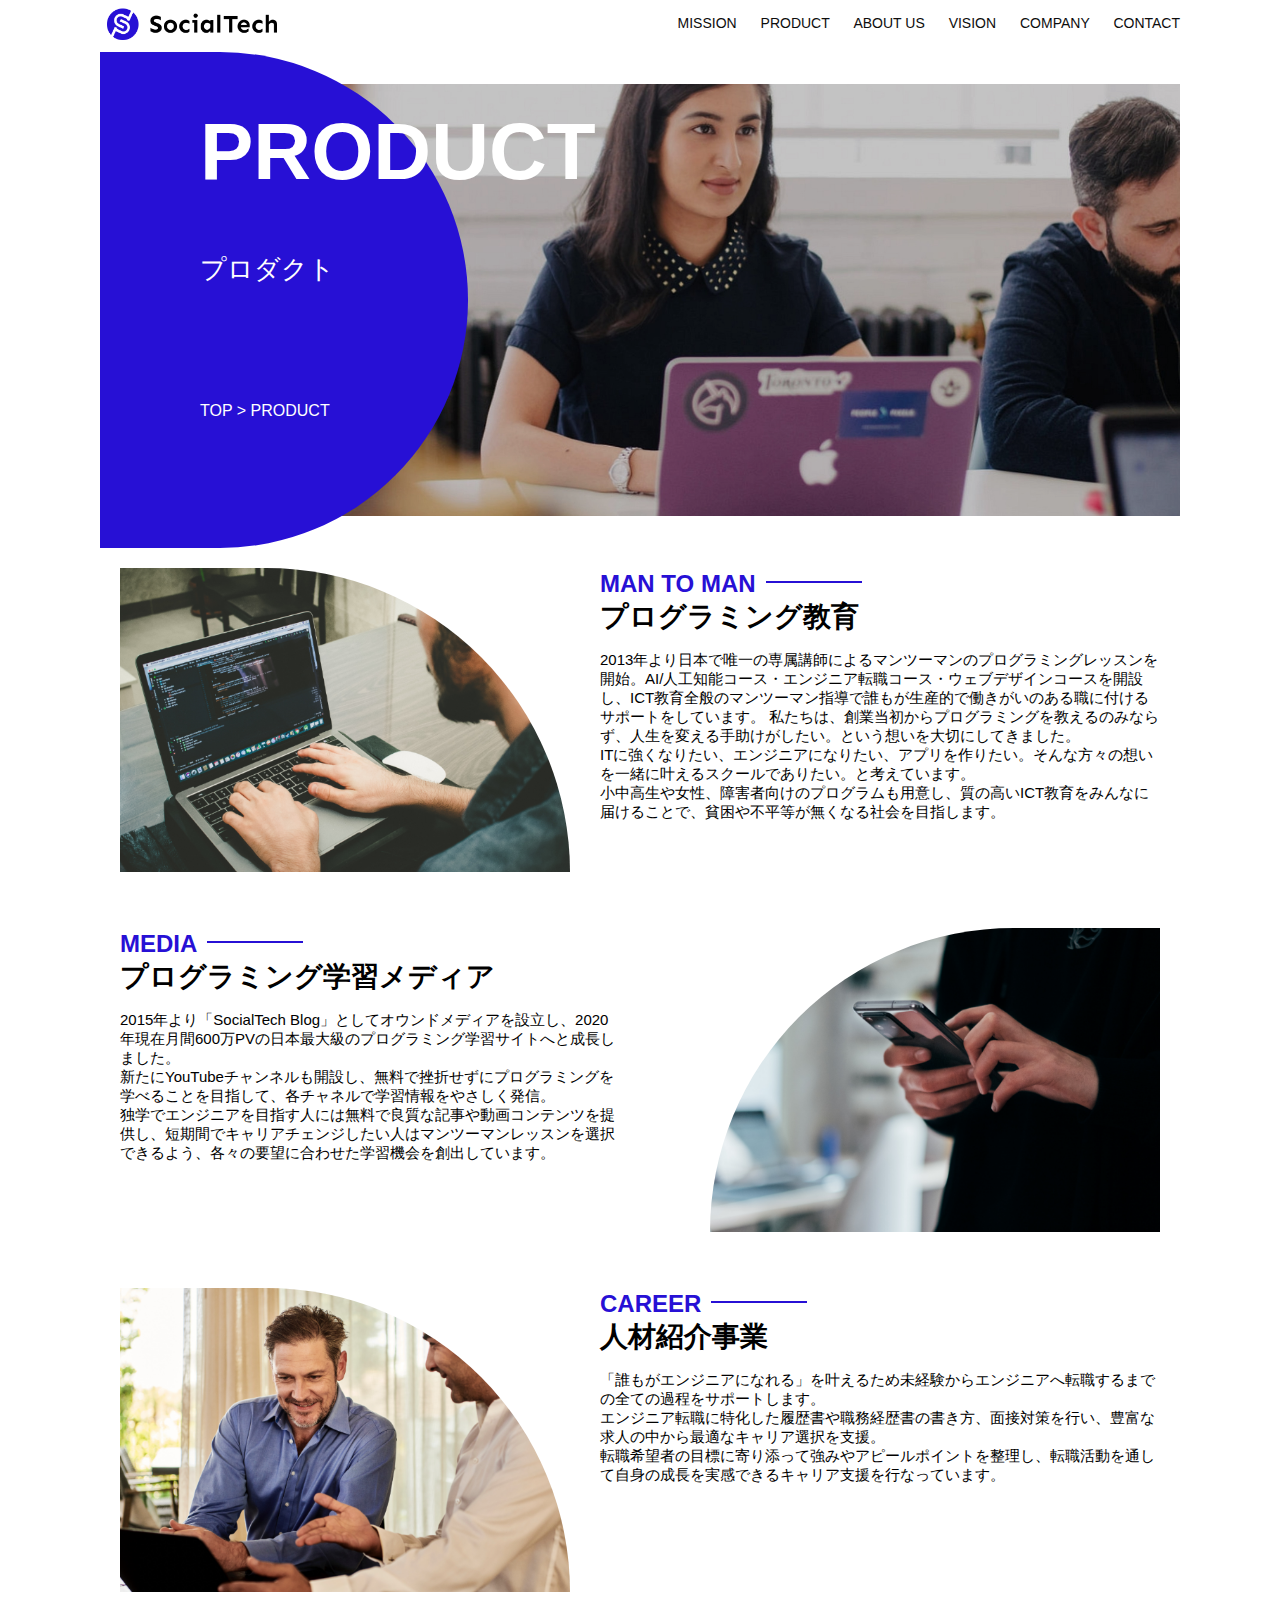
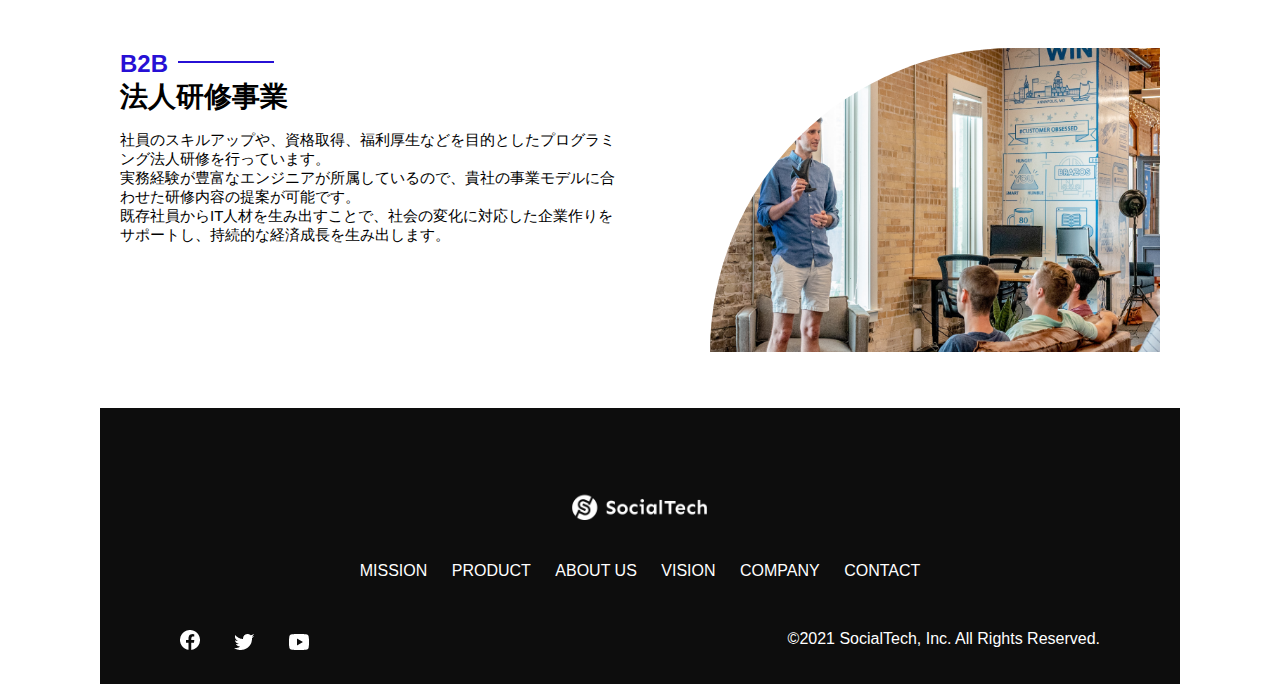
<file: kadai_tutorial_output/product.html>
<!DOCTYPE html>
<html>

<head>
    <title>SocialTech -PRODUCT プロダクト- </title>
    <meta charset="utf-8">
    <meta name="description" content="SocialTechの4つのプロダクトを紹介します">
    <meta name="viewport" content="width=device-width, initial-scale=1.0">
    <link rel="stylesheet" href="style.css">
</head>

<body>
    <!-- ヘッダー -->
    <header>
        <!-- ロゴ -->
        <a href="index.html" id="logo"><img src="images/logo.png" alt="トップページに戻る"></a>

        <!-- PC用ナビゲーション -->
        <nav id="nav-pc">
            <a href="mission.html">MISSION</a>
            <a href="product.html">PRODUCT</a>
            <a href="index.html#aboutus">ABOUT US</a>
            <a href="index.html#vision">VISION</a>
            <a href="index.html#company">COMPANY</a>
            <a href="index.html#contact">CONTACT</a>
        </nav>

        <!-- スマホ用メニューボタン -->
        <img id="menu-sp" src="images/button-menu.png" alt="ナビゲーションを開く"
            onclick="document.getElementById('nav-sp').style.display = 'block'">

        <!-- スマホ用ナビゲーション -->
        <nav id="nav-sp">
            <img id="close" src="images/button-close.png" alt="ナビゲーションを閉じる"
                onclick="document.getElementById('nav-sp').style.display = 'none'">
            <a id="logo-sp" href="index.html" onclick="document.getElementById('nav-sp').style.display = 'none'"><img
                    src="images/logo-sp.png" alt="トップページに戻る"></a>
            <a class="menu" href="mission.html"
                onclick="document.getElementById('nav-sp').style.display = 'none'">MISSION</a>
            <a class="menu" href="product.html"
                onclick="document.getElementById('nav-sp').style.display = 'none'">PRODUCT</a>
            <a class="menu" href="index.html#aboutus"
                onclick="document.getElementById('nav-sp').style.display = 'none'">ABOUT US</a>
            <a class="menu" href="index.html#vision"
                onclick="document.getElementById('nav-sp').style.display = 'none'">VISION</a>
            <a class="menu" href="index.html#company"
                onclick="document.getElementById('nav-sp').style.display = 'none'">COMPANY</a>
            <a class="menu" href="index.html#contact"
                onclick="document.getElementById('nav-sp').style.display = 'none'">CONTACT</a>
            <div id="sns">
                <a href="https://www.facebook.com/sejuku2013"><img src="images/button-facebook.png"
                        alt="Facebookのリンク"></a>
                <a href="https://twitter.com/samuraijuku"><img src="images/button-twitter.png" alt="Twitterのリンク"></a>
                <a href="https://www.youtube.com/channel/UCCFOQO5aDK0xXam4cUQXT8g"><img src="images/button-youtube.png"
                        alt="YouTubeのリンク"></a>
            </div>
        </nav>
    </header>
    <main>
        <article>
            <section id="product-main">
                <div id="product-title">
                    <h1>PRODUCT</h1>
                    <span>プロダクト</span>
                    <div>TOP > PRODUCT</div>
                </div>
            </section>
            <section class="product-section1">
                <img src="images/product/product-mantoman.png" alt="PCでコードを書く男性">
                <div>
                    <h2 class="product-h2">MAN TO MAN</h2>
                    <h3 class="product-h3">プログラミング教育</h3>
                    <p>2013年より日本で唯一の専属講師によるマンツーマンのプログラミングレッスンを開始。AI/人工知能コース・エンジニア転職コース・ウェブデザインコースを開設し、ICT教育全般のマンツーマン指導で誰もが生産的で働きがいのある職に付けるサポートをしています。
                        私たちは、創業当初からプログラミングを教えるのみならず、人生を変える手助けがしたい。という想いを大切にしてきました。<br>ITに強くなりたい、エンジニアになりたい、アプリを作りたい。そんな方々の想いを一緒に叶えるスクールでありたい。と考えています。<br>小中高生や女性、障害者向けのプログラムも用意し、質の高いICT教育をみんなに届けることで、貧困や不平等が無くなる社会を目指します。
                    </p>
                </div>
            </section>
            <section class="product-section2">
                <div>
                    <h2 class="product-h2">MEDIA</h2>
                    <h3 class="product-h3">プログラミング学習メディア</h3>
                    <p>2015年より「SocialTech
                        Blog」としてオウンドメディアを設立し、2020年現在月間600万PVの日本最大級のプログラミング学習サイトへと成長しました。<br>新たにYouTubeチャンネルも開設し、無料で挫折せずにプログラミングを学べることを目指して、各チャネルで学習情報をやさしく発信。<br>独学でエンジニアを目指す人には無料で良質な記事や動画コンテンツを提供し、短期間でキャリアチェンジしたい人はマンツーマンレッスンを選択できるよう、各々の要望に合わせた学習機会を創出しています。
                    </p>
                </div>
                <img src="images/product/product-media.png" alt="スマートフォンを操作する人">
            </section>
            <section class="product-section1">
                <img src="images/product/product-career.png" alt="笑顔で話し合う2人の男性">
                <div>
                    <h2 class="product-h2">CAREER</h2>
                    <h3 class="product-h3">人材紹介事業</h3>
                    <p>「誰もがエンジニアになれる」を叶えるため未経験からエンジニアへ転職するまでの全ての過程をサポートします。<br>エンジニア転職に特化した履歴書や職務経歴書の書き方、面接対策を行い、豊富な求人の中から最適なキャリア選択を支援。<br>転職希望者の目標に寄り添って強みやアピールポイントを整理し、転職活動を通して自身の成長を実感できるキャリア支援を行なっています。<br>
                    </p>
                </div>
            </section>
            <section class="product-section2">
                <div>
                    <h2 class="product-h2">B2B</h2>
                    <h3 class="product-h3">法人研修事業</h3>
                    <p>社員のスキルアップや、資格取得、福利厚生などを目的としたプログラミング法人研修を行っています。<br>実務経験が豊富なエンジニアが所属しているので、貴社の事業モデルに合わせた研修内容の提案が可能です。<br>既存社員からIT人材を生み出すことで、社会の変化に対応した企業作りをサポートし、持続的な経済成長を生み出します。
                    </p>
                </div>
                <img src="images/product/product-b2b.png" alt="講演中の男性とそれを聴く人々">
            </section>
        </article>
        <footer>
            <div id="footer-logo">
                <img src="images/logo-sp.png" alt="SocialTech">
            </div>
            <div id="footer-link">
                <a href="mission.html">MISSION</a>
                <a href="product.html">PRODUCT</a>
                <a href="index.html#aboutus">ABOUT US</a>
                <a href="index.html#vision">VISION</a>
                <a href="index.html#company">COMPANY</a>
                <a href="index.html#contact">CONTACT</a>
            </div>
            <div id="sns-footer">
                <a href="https://www.facebook.com/sejuku2013"><img src="images/button-facebook.png"
                        alt="Facebookのリンク"></a>
                <a href="https://twitter.com/samuraijuku"><img src="images/button-twitter.png" alt="Twitterのリンク"></a>
                <a href="https://www.youtube.com/channel/UCCFOQO5aDK0xXam4cUQXT8g"><img src="images/button-youtube.png"
                        alt="YouTubeのリンク"></a>
                <span id="copyright">&copy;2021 SocialTech, Inc. All Rights Reserved. </span>
            </div>
        </footer>
    </main>
</body>

</html>
</file>
<file: html-css-kadai_013/style.css>
/* PC、スマホ共通スタイル */
body {
  font-family: "Source Sans Pro", "Hiragino Kaku Gothic ProN", Meiryo, Arial,
    sans-serif;
}

p {
  font-size: 15px;
}

#main-visual>img {
  width: 100%;
}

/*================
PC用のスタイル 
=================*/
@media screen and (min-width: 768px) {
  /* 横幅設定 */
  body {
    max-width: 1080px;
    min-width: 960px;
    margin: 0 auto 0 auto;
  }

  /* ヘッダー */
  header {
    display: flex;
    justify-content: space-between;
  }

  /* ナビゲーションのレイアウト */
  #nav-pc {
    text-align: right;
    font-size: 14px;
    padding-top: 15px;
  }

  /* ナビゲーションのリンクの装飾設定 */
  #nav-pc>a {
    text-decoration: none;
    margin-left: 20px;
  }

  #nav-pc>a:link {
    color: #0d0d0d;
  }

  #nav-pc>a:visited {
    color: #0d0d0d;
  }

  #nav-pc>a:hover {
    color: #0d0d0d;
    text-decoration: underline;
  }

  #nav-pc>a:active {
    color: #0d0d0d;
  }

  #menu-sp {
    display: none;
  }

  #nav-sp {
    display: none;
  }
}

/*================
スマホ用のスタイル 
=================*/
@media screen and (max-width: 767px) {
  /* 横幅設定 */
  body {
    min-width: 375px;
    margin: 0;
  }

 /* PCのナビゲーションを非表示 */
  #nav-pc {
    display: none;
  }

 /* ハンバーガーメニュー */
  #menu-sp {
    float: right;
    padding: 0;
  }

  /* スマホ用ナビゲーション */
   #nav-sp {
    background-color: #ce933e;
    position: absolute;
    left: 0;
    top: 0;
    height: 100%;
    width: 100%;
    display: none;
    z-index: 100;
   }

  /* xボタン */
  #close {
    position: absolute;
    top: 20px;
    right: 20px;    
  }
  
  /* ナビゲーションメニュー用ロゴ */
  #logo-sp {
    margin: 80px 0px 30px 20px;    
  }
  #nav-sp > a {
    display: block;
  }
  #nav-sp > a:link {
    color: #ffffff;
  }
  #nav-sp > a:visited {
    color: #ffffff;
  }
  #nav-sp > a:hover {
    color: #ffffff;
    text-decoration: underline;
  }
  #nav-sp > a:active {
    color: #ffffff;
  }
  #nav-sp > .menu {
    text-decoration: none;
    display: block;
    margin: 0 20px 0 20px;
    height: 44px;
    font-size: 16px;
    background-image: url("images/arrow.png");
    background-repeat: no-repeat;
    background-position: right top; 
  }
}
</file>
<file: kadai_tutorial_output/style.css>
/* PC、スマホ共通スタイル */
body {
    font-family: "Source Sans Pro", "Hiragino Kaku Gothic ProN", Meiryo, Arial,
        sans-serif;
}

p {
    font-size: 15px;
}

.arrow-right {
    color: #2710d5;
}

#submit {
    margin-top: 50px;
}

/*================
 PC用のスタイル
=================*/
@media screen and (min-width: 768px) {
    /* 横幅設定 */
    body {
        max-width: 1080px;
        min-width: 900px;
        margin: 0 auto 0 auto;
    }

    /* ヘッダー */
    header {
        display: flex;
        justify-content: space-between;
    }

    /* ナビゲーションのレイアウト */
    #nav-pc {
        font-size: 14px;
        padding-top: 15px;
    }

    /* ナビゲーションのリンクの装飾設定 */
    #nav-pc > a {
        text-decoration: none;
        margin-left: 20px;
    }
    #nav-pc > a:link {
        color: #0d0d0d;
    }
    #nav-pc > a:visited {
        color: #0d0d0d;
    }
    #nav-pc > a:hover {
        color: #0d0d0d;
        text-decoration: underline;
    }
    #nav-pc > a:active {
        color: #0d0d0d;
    }

    /* スマホ用ナビを非表示 */
    #nav-sp,
    #menu-sp {
        display: none;
    }

    /* メインビジュアル*/
    #main-visual {
        position: relative;
        height: 400px;
    }
    #main-message {
        position: absolute;
        top: 0;
        left: 0;
        background-color: #2710d5;
        color: #ffffff;
        border-radius: 0 0 476px 0;
        max-width: 620px;
        height: 100%;
        width: 100%;
        z-index: 11;
    }
    #main-message > h1 {
        font-size: 60px;
        font-weight: bold;
        margin: 100px 0 0 50px;
    }

    #main-message > p {
        font-size: 28px;
        margin: 0 0 0 50px;
    }
    #main-visual > img {
        max-width: 620px;
        border-radius: 476px 0 0 0;
        position: absolute;
        top: 0;
        right: 0;
        z-index: 10;
    }

    /*見出し*/
    h2 {
        margin: 40px 0 0 0;
    }

    h2::after {
        content: url("images/line.png");
        margin-left: 10px;
    }

    h3 {
        font-size: 27px;
    }

    /* ミッション */
    #mission {
        margin: 80px auto 80px auto;
        width: 100%;
    }

    #mission-flex {
        width: 100%;
        display: flex;
    }

    #mission-flex > div {
        width: 50%;
        margin: 20px;
    }

    #mission-photo {
        width: 100%;
    }

    #s2dgs {
        margin-top: 50px;
        width: 100%;
    }

    /* プロダクト */
    #product {
        background-color: #fafafa;
        margin: 80px 0 80px 0;
        padding: 10px 40px 0px 40px;
    }

    /* 外枠 */
    #product > div {
        margin-top: 40px;
        display: flex;
    }

    /* 左のカラム */
    #product-left {
        width: 50%;
        margin-right: 20px;
    }

    /* 右のカラム */
    #product-right {
        width: 50%;
        margin-left: 20px;
        margin-top: 80px;
    }

    /* 写真＋説明の枠 */
    #product-left > div {
        position: relative;
        height: 480px;
        margin-right: 20px;
    }
    #product-right > div {
        position: relative;
        height: 480px;
        margin-left: 20px;
    }

    /* 写真*/
    .product-photo {
        width: 100%;
    }

    /* 説明文の枠 */
    .product-explain {
        background-color: #ffffff;
        position: absolute;
        left: 0;
        top: 280px;
        margin: 0 40px 0 40px;
        padding: 20px;
        box-shadow: 5px 5px 10px rgba(0, 0, 0, 0.05);
    }

    /* 説明文の英語 */
    .product-explain > span {
        color: #2710d5;
        font-weight: bold;
        font-size: 16px;
        margin: 0px;
    }

    /* 説明文の見出し */
    .product-explain > h3 {
        font-size: 20px;
        margin: 5px 0 5px 0;
    }

    /* 説明文 */
    .product-explain > p {
        font-size: 14px;
        margin: 0;
    }

    /* もっと見るボタン */
    #product-more {
        margin: 0 auto -42px auto;
    }

    /* ABOUT US */
    #aboutus {
        margin: 80px auto 80px auto;
    }

    /* ３つの組織文化と写真を入れる枠 */
    #aboutus > div {
        display: flex;
    }

    /* 写真 */
    .culture-img {
        width: 100%;
        align-self: flex-start;
    }

    .culture-img2 {
        margin-top: 50px;
        width: 100%;
    }

    /* 3つの組織文化の表 */
    .culture-table {
        margin-right: 50px;
    }

    /* 番号 */
    .culture-num {
        font-size: 80px;
        color: #2710d5;
        margin: 0 20px 0 0;
    }

    /* 組織文化英語 */
    .culture-en {
        color: #2710d5;
        font-weight: bold;
        font-size: 24px;
        display: block;
    }

    /* 組織文化日本語 */
    .culture-jp {
        font-size: 28px;
        font-weight: bold;
    }

    /* 説明文 */
    .culture-description {
        margin: 0;
    }

    /* ビジョン */
    #vision {
        margin: 80px auto 80px auto;
    }

    /* セクション内の外枠*/
    #vision > div {
        width: 100%;
        display: flex;
        justify-content: space-between;
        flex-wrap: wrap;
    }

    /*7つの行動指針の枠*/
    .vision-box {
        width: 300px;
        height: 300px;
        margin-bottom: 30px;
        position: relative;
    }

    .vision-box > img {
        width: 100%;
        height: auto;
        position: absolute;
        top: 0;
        left: 0;
        z-index: 30;
    }

    .vision-box > span {
        position: absolute;
        top: 0;
        left: 0;
        z-index: 31;
        margin-right: 20px;
    }

    .vision-box > span > h4 {
        color: #2710d5;
        font-size: 19px;
        margin: 80px 0 0 0;
    }

    .vision-box > span > h4::first-letter {
        font-size: 40px;
    }

    .vision-box > span > h5 {
        font-size: 20px;
        margin: 0 0 0 0;
    }

    .vision-box > span > p {
        margin: 10px 0 0 0;
    }

    /*会社概要*/
    #company {
        margin: 80px auto 80px auto;
    }

    #company-table {
        width: 100%;
    }

    .tableheader {
        text-align: left;
        padding: 20px;
        border-bottom-color: #2710d5;
        border-bottom-width: 1px;
        border-bottom-style: solid;
        width: 100px;
    }

    .tableheader-first {
        text-align: left;
        padding: 20px;
        border-bottom-color: #2710d5;
        border-bottom-width: 1px;
        border-bottom-style: solid;
        border-top-color: #2710d5;
        border-top-width: 1px;
        border-top-style: solid;
        width: 100px;
    }

    .cell {
        padding: 30px;
        border-bottom-color: #ececec;
        border-bottom-width: 1px;
        border-bottom-style: solid;
    }
    .cell-first {
        padding: 30px;
        border-bottom-color: #ececec;
        border-bottom-width: 1px;
        border-bottom-style: solid;
        border-top-color: #ececec;
        border-top-width: 1px;
        border-top-style: solid;
    }

    #company > iframe {
        width: 100%;
        height: 368px;
        margin-top: 40px;
    }

    /* お問い合わせ */
    #contact {
        margin: 80px auto 80px auto;
    }

    /* 外枠 */
    #contact > form > div {
        display: flex;
        flex-direction: row;
        flex-wrap: wrap;
        padding-bottom: 30px;
    }

    /* 左列　見出し */
    .contact-heading {
        width: 240px;
        align-self: center;
    }
    /* 見出しのラベル */
    .contact-label {
        font-weight: bold;
    }
    /* 必須 */
    .contact-span {
        color: #ce2222;
        margin: 0 0 0 20px;
        font-weight: bold;
    }
    /* テキストボックス */
    .contact-textbox {
        border-top: 0px;
        border-left: 0px;
        border-right: 0px;
        border-bottom-width: 1px;
        border-bottom-color: #707070;
        border-style: solid;
        background-color: #fafafa;
        height: 56px;
        width: 400px;
    }

    /* お問い合わせ内容のテキストエリア */
    .contact-textarea {
        border-top: 0px;
        border-left: 0px;
        border-right: 0px;
        border-bottom-width: 1px;
        border-bottom-color: #707070;
        background-color: #fafafa;
        width: 400px;
        height: 200px;
    }

    /* 個人情報の取り扱い */
    details {
        width: 700px;
    }
    details > div {
        background-color: #fafafa;
        padding: 20px;
    }

    details > div > span {
        font-weight: bold;
    }

    /* フッター */
    footer {
        background-color: #0d0d0d;
        text-align: center;
        padding: 80px 80px 30px 80px;
    }

    #footer-logo {
        margin-bottom: 30px;
    }

    #footer-link {
        margin-bottom: 50px;
    }
    #footer-link > a {
        text-decoration: none;
        margin: 10px;
    }
    #footer-link > a:link {
        color: #ffffff;
    }
    #footer-link > a:visited {
        color: #ffffff;
    }
    #footer-link > a:hover {
        color: #ffffff;
        text-decoration: underline;
    }
    #footer-link > a:active {
        color: #ffffff;
    }

    #sns-footer {
        text-align: left;
        width: 100%;
    }
    #sns-footer > a {
        margin-right: 30px;
    }

    #copyright {
        color: #ffffff;
        float: right;
    }

    /* mission.html用スタイル */
    /* ミッションのメインビジュアル */
    #mission-main {
        height: 496px;
        width: 100%;
        background-image: url("images/mission/mission-main.png");
        background-repeat: no-repeat;
        background-position-y: center;
    }

    #mission-title {
        background-color: #2710d5;
        width: 368px;
        color: #ffffff;
        height: 496px;
        border-radius: 0 248px 248px 0;
        position: relative;
    }
    #mission-title > h1 {
        position: absolute;
        top: 0;
        left: 100px;
        font-size: 80px;
    }

    #mission-title > span {
        position: absolute;
        top: 200px;
        left: 100px;
        font-size: 26px;
    }

    #mission-title > div {
        position: absolute;
        top: 350px;
        left: 100px;
        font-size: 16px;
    }

    #mission-s2dgs {
        width: 100%;
        margin: 20px;
    }

    .mission-h2 {
        color: #2710d5;
        font-size: 40px;
    }

    .mission-h2::after {
        content: none;
    }

    #mission-5goals {
        margin: 20px;
        display: flex;
    }
    #mission-5goals > div {
        flex-grow: 1;
        padding: 20px;
    }

    #mission-5goals > div > div {
        margin-bottom: 40px;
    }

    .fivegoals-image-right {
        float: right;
        margin: 20px;
    }

    .fivegoals-image-left {
        float: left;
        margin: 20px;
    }

    .fivegoals-number {
        color: #2710d5;
        font-size: 48px;
        font-weight: bold;
        margin: 0;
    }

    .fivegoals-h3 {
        font-size: 28px;
        margin: 0;
    }
    .fivegoals-p {
        margin: 0;
    }

    /* プロダクトページ */
    #product-main {
        height: 496px;
        width: 100%;
        background-image: url("images/product/product-main.png");
        background-repeat: no-repeat;
        background-position-y: center;
    }

    #product-title {
        background-color: #2710d5;
        width: 368px;
        color: #ffffff;
        height: 496px;
        border-radius: 0 248px 248px 0;
        position: relative;
    }
    #product-title > h1 {
        position: absolute;
        top: 0;
        left: 100px;
        font-size: 80px;
    }

    #product-title > span {
        position: absolute;
        top: 200px;
        left: 100px;
        font-size: 26px;
    }

    #product-title > div {
        position: absolute;
        top: 350px;
        left: 100px;
        font-size: 16px;
    }

    /* セクション1 */
    .product-section1 {
        position: relative;
        margin: 20px;
        height: 340px;
    }

    .product-section1 > img {
        position: absolute;
        top: 0;
        left: 0;
        width: 450px;
        margin: 0 40px 30px 0;
        border-radius: 0 432px 0 0;
    }

    .product-section1 > div {
        position: absolute;
        top: 0;
        left: 480px;
    }

    /*セクション２*/

    .product-section2 {
        position: relative;
        margin: 20px;
        height: 340px;
    }

    .product-section2 > img {
        position: absolute;
        top: 0;
        right: 0;
        width: 450px;
        margin: 0 0 30px 40px;
        border-radius: 432px 0 0 0;
    }

    .product-section2 > div {
        width: 500px;
        position: absolute;
        top: 0;
        left: 0;
    }

    .product-h2 {
        color: #2710d5;
        font-size: 24px;
        margin: 0;
    }

    .product-h3 {
        font-size: 28px;
        margin: 0;
    }
}

/*====================
 スマートフォン用のスタイル
=====================*/
@media screen and (max-width: 767px) {
    body {
        min-width: 375px;
        margin: 0;
    }

    /* PC用ナビゲーション非表示 */
    #nav-pc {
        display: none;
    }

    /* ハンバーガーメニュー */
    #menu-sp {
        float: right;
        padding: 0;
    }

    /* スマホ用ナビゲーションの表示切替*/
    /* 初期状態、レイアウトと非表示設定 */
    #nav-sp {
        background-color: #2710d5;
        position: absolute;
        left: 0;
        top: 0;
        height: 100%;
        width: 100%;
        display: none;
        z-index: 100;
    }

    /* ×ボタン */
    #close {
        position: absolute;
        top: 20px;
        right: 20px;
    }

    /* ナビゲーションメニュー用ロゴ */
    #logo-sp {
        margin: 80px 0 30px 20px;
    }

    /* ナビゲーションのリンクの装飾設定 */
    #nav-sp > a {
        display: block;
    }

    #nav-sp > a:link {
        color: #ffffff;
    }
    #nav-sp > a:visited {
        color: #ffffff;
    }
    #nav-sp > a:hover {
        color: #ffffff;
        text-decoration: underline;
    }
    #nav-sp > a:active {
        color: #ffffff;
    }

    #nav-sp > .menu {
        text-decoration: none;
        display: block;
        margin: 0 20px 0 20px;
        height: 44px;
        font-size: 16px;
        background-image: url("images/arrow.png");
        background-repeat: no-repeat;
        background-position: right top;
    }

    #sns {
        position: absolute;
        bottom: 20px;
        left: 20px;
    }
    #sns > a {
        margin-right: 30px;
    }

    /* メインビジュアル */
    #main-visual {
        position: relative;
        height: 470px;
        width: 100%;
        overflow: hidden;
    }
    #main-visual > div {
        position: absolute;
        top: 0;
        left: 0;
        background-color: #2710d5;
        color: white;
        border-radius: 0 0 476px 0;
        text-align: center;
        height: 280px;
        width: 100%;
        z-index: 11;
    }
    #main-visual > div > h1 {
        font-size: 28px;
        margin: 90px 0 0 0;
    }

    #main-visual > div > p {
        margin: 0;
    }

    #main-visual > img {
        width: 100%;
        border-radius: 476px 0 0 0;

        z-index: 10;
        position: absolute;
        bottom: 0;
        right: 0;
    }

    /*見出し*/
    h2::after {
        content: url("images/line.png");
        margin-left: 10px;
    }

    h3 {
        font-size: 24px;
        margin: 10px 0 0 0;
    }

    /* ミッション */
    #mission {
        margin: 20px;
    }

    #mission-photo {
        width: 100%;
    }

    #s2dgs {
        width: 100%;
    }

    /* プロダクト */
    #product {
        background-color: #fafafa;
        padding-top: 10px;
    }

    #product h2 {
        margin-left: 20px;
    }
    /* 外枠 */
    /* 左右のカラム　スマホでは縦並び */
    #product-left,
    #product-right {
        margin-right: 20px;
        margin-left: 20px;
    }

    /* 写真＋説明の枠 */
    #product-left > div,
    #product-right > div {
        position: relative;
        height: 540px;
    }

    /* 説明文の枠 */
    .product-explain {
        background-color: #ffffff;
        position: absolute;
        left: 0;
        bottom: 50px;
        padding: 20px;
        box-shadow: 5px 5px 10px rgba(0, 0, 0, 0.05);
    }

    .product-explain > span {
        color: #2710d5;
        font-weight: bold;
        font-size: 16px;
        margin: 0px;
    }

    .product-explain > h3 {
        margin: 10px 0 10px 0;
    }

    /* 写真*/
    .product-photo {
        width: 100%;
    }

    #product-more > img {
        margin: 0 0 -42px 20px;
    }

    /* ABOUT US */
    #aboutus {
        margin: 80px 20px 80px 20px;
    }

    #aboutus > div {
        display: flex;
        flex-direction: column;
    }

    .culture-table {
        width: 100%;
        padding-right: 20px;
        order: 2;
    }

    .culture-img {
        width: 100%;
        order: 1;
    }

    .culture-img2 {
        width: 100%;
    }
    .culture-num {
        font-size: 80px;
        color: #2710d5;
    }

    .culture-en {
        color: #2710d5;
        font-weight: bold;
        font-size: 24px;
        display: block;
    }

    .culture-jp {
        display: block;
    }

    .culture-description {
        margin: 0;
    }

    /* ビジョン */
    #vision {
        margin: 80px 20px 80px 20px;
    }

    .vision-box {
        width: 300px;
        height: 300px;
        margin-bottom: 30px;
        position: relative;
    }

    .vision-box > img {
        width: 100%;
        height: auto;
        position: absolute;
        top: 0;
        left: 0;
        z-index: 30;
    }

    .vision-box > span {
        position: absolute;
        top: 0;
        left: 0;
        z-index: 31;
        margin-right: 20px;
    }

    .vision-box > span > h4 {
        color: #2710d5;
        font-size: 19px;
        margin: 60px 0 0 0;
    }

    .vision-box > span > h5 {
        font-size: 20px;
        margin: 0 0 0 0;
    }
    .vision-box > span > p {
        margin: 10px 0 0 0;
    }

    /*会社概要*/
    #company {
        margin: 0 20px 0 20px;
    }

    #company > h3 {
        margin-bottom: 20px;
    }

    #company-table {
        width: 100%;
    }

    .tableheader-first {
        text-align: left;
        padding: 20px;
        border-bottom-color: #2710d5;
        border-bottom-width: 1px;
        border-bottom-style: solid;
        border-top-color: #2710d5;
        border-top-width: 1px;
        border-top-style: solid;
        width: 50px;
    }
    .tableheader {
        text-align: left;
        padding: 20px;
        border-bottom-color: #2710d5;
        border-bottom-width: 1px;
        border-bottom-style: solid;
        width: 50px;
    }

    .cell-first {
        padding: 20px;
        border-bottom-color: #ececec;
        border-bottom-width: 1px;
        border-bottom-style: solid;
        border-top-color: #ececec;
        border-top-width: 1px;
        border-top-style: solid;
    }
    .cell {
        padding: 20px;
        border-bottom-color: #ececec;
        border-bottom-width: 1px;
        border-bottom-style: solid;
    }

    #company > iframe {
        width: 100%;
        height: 240px;
        margin: 40px 0 0 0;
    }

    /* お問い合わせ */
    #contact {
        margin: 80px 20px 80px 20px;
    }

    #contact > h3 {
        margin-bottom: 20px;
    }

    #contact > form > div {
        margin-bottom: 20px;
    }

    .contact-heading {
        margin-bottom: 20px;
    }

    /* ラベル */
    .contact-label {
        font-weight: bold;
    }

    /* 必須 */
    .contact-span {
        color: #ce2222;
        margin: 0 0 0 20px;
        font-weight: bold;
    }

    .contact-textbox {
        height: 56px;
        border-top: 0px;
        border-left: 0px;
        border-right: 0px;
        background-color: #fafafa;
        border-bottom-width: 1px;
        border-bottom-color: #707070;
        border-style: solid;
        min-width: 300px;
        width: 100%;
    }

    .contact-textarea {
        height: 150px;
        border-top: 0px;
        border-left: 0px;
        border-right: 0px;
        background-color: #fafafa;
        width: 100%;
    }

    .radiobutton {
        margin-bottom: 20px;
    }

    /* .radiobutton + label::after {
        content: "\A";
        white-space: pre;
    } */

    /* フッター */
    footer {
        background-color: #0d0d0d;
        padding: 30px 20px 50px 20px;
    }

    #footer-logo {
        margin-bottom: 30px;
    }

    #footer-link {
        margin-bottom: 50px;
    }
    #footer-link > a {
        text-decoration: none;
        margin: 0 20px 30px 0;
        display: block;

        background-image: url("images/arrow.png");
        background-repeat: no-repeat;
        background-position: right top;
    }
    #footer-link > a:link {
        color: #ffffff;
    }
    #footer-link > a:visited {
        color: #ffffff;
    }
    #footer-link > a:hover {
        color: #ffffff;
        text-decoration: underline;
    }
    #footer-link > a:active {
        color: #ffffff;
    }

    #sns-footer > a {
        margin-right: 30px;
    }
    #copyright {
        font-size: 12px;
        display: block;
        margin-top: 30px;
        color: #ffffff;
    }

    /* mission.html用スタイル */
    /* ミッションのメインビジュアル */
    #mission-main {
        height: 256px;
        width: 100%;
        background-image: url("images/mission/mission-main.png");
        background-repeat: no-repeat;
        background-position-y: center;
        background-size: auto 208px;
    }

    #mission-title {
        background-color: #2710d5;
        width: 136px;
        color: #ffffff;
        height: 256px;
        border-radius: 0 248px 248px 0;
        position: relative;
    }
    #mission-title > h1 {
        position: absolute;
        top: 0;
        left: 20px;
        font-size: 40px;
    }

    #mission-title > span {
        position: absolute;
        top: 110px;
        left: 20px;
        font-size: 18px;
    }

    #mission-title > div {
        position: absolute;
        top: 180px;
        left: 20px;
        font-size: 13px;
    }
    /* ミッションページ　S2DGSの設定 */
    #mission-s2dgs {
        margin: 20px;
    }

    .mission-h2 {
        color: #2710d5;
        font-size: 38px;
        margin: 0px;
    }

    .mission-h2::after {
        content: none;
    }

    #mission-s2dgs > img {
        width: 100%;
    }

    #section-s2dgs > img {
        width: 100%;
    }

    /* ミッションページ　5つのゴールの設定 */
    #mission-5goals {
        margin: 20px;
    }

    #mission-5goals > div > div {
        margin-bottom: 40px;
    }

    #s2dgs-image {
        width: 100%;
    }
    .fivegoals-image-right {
        margin: 20px auto 20px auto;
        display: block;
    }

    .fivegoals-image-left {
        margin: 20px auto 20px auto;
        display: block;
    }

    .fivegoals-number {
        color: #2710d5;
        font-size: 48px;
        margin: 0;
    }

    .fivegoals-h3 {
        font-size: 28px;
        margin: 0;
    }
    .fivegoals-p {
        margin: 0;
    }

    /* プロダクトページ */

    #product-main {
        height: 256px;
        width: 100%;
        background-image: url("images/product/product-main.png");
        background-repeat: no-repeat;
        background-position-y: center;
        background-size: auto 208px;
    }

    #product-title {
        background-color: #2710d5;
        width: 136px;
        color: #ffffff;
        height: 256px;
        border-radius: 0 248px 248px 0;
        position: relative;
    }
    #product-title > h1 {
        position: absolute;
        top: 0;
        left: 20px;
        font-size: 40px;
    }

    #product-title > span {
        position: absolute;
        top: 110px;
        left: 20px;
        font-size: 18px;
    }

    #product-title > div {
        position: absolute;
        top: 180px;
        left: 20px;
        font-size: 13px;
    }

    .product-section1 {
        margin: 20px;
    }

    .product-section1 > img {
        width: 100%;
        border-radius: 0 300px 0 0;
    }

    .product-section1 > div {
    }

    .product-section2 {
        margin: 20px;

        display: flex;
        flex-direction: column;
    }

    .product-section2 > img {
        order: 1;
        width: 100%;
        border-radius: 300px 0 0 0;
    }

    .product-section2 > div {
        order: 2;
    }

    .product-h2 {
        color: #2710d5;
        font-size: 24px;
        /* width: 250px; */
        margin: 0;
    }

    .product-h3 {
        font-size: 28px;
        margin: 0;
    }
}
</file>
<file: socialtech-kadai_012/style.css>
/* PC、スマホ共通スタイル */
body {
  font-family: "Source Sans Pro", "Hiragino Kaku Gothic ProN", Meiryo, Arial,
    sans-serif;
}

p {
  font-size: 15px;
}

/*================
PC用のスタイル 
=================*/
/* 横幅設定 */
body {
  max-width: 1080px;
  min-width: 960px;
  margin: 0 auto 0 auto;
}

/* ヘッダー */
header {
  display: flex;
  justify-content: space-between;
}

/* ナビゲーションのレイアウト */
#nav-pc {
  text-align: right;
  font-size: 14px;
  padding-top: 15px;
}

/* ナビゲーションのリンクの装飾設定 */
#nav-pc>a {
  text-decoration: none;
  margin-left: 20px;
}

#nav-pc>a:link {
  color: #0d0d0d;
}

#nav-pc>a:visited {
  color: #0d0d0d;
}

#nav-pc>a:hover {
  color: #0d0d0d;
  text-decoration: underline;
}

#nav-pc>a:active {
  color: #0d0d0d;
}

/* メインビジュアル*/
#main-visual {
  position: relative;
  height: 400px;
}

#main-message {
  position: absolute;
  top: 0;
  left: 0;
  background-color: #2710d5;
  color: #ffffff;
  border-radius: 0 0 476px 0;
  max-width: 620px;
  height: 100%;
  width: 100%;
  z-index: 11;
}

#main-message>h1 {
  font-size: 60px;
  font-weight: bold;
  margin: 100px 0 0 50px;
}

#main-message>p {
  font-size: 28px;
  margin: 0 0 0 50px;
}

#main-visual>img {
  max-width: 620px;
  border-radius: 476px 0 0 0;
  position: absolute;
  top: 0;
  right: 0;
  z-index: 10;
}

/* 見出し */
h2 {
  margin: 40px 0 0 0;
}

h2::after {
  content: url("images/line.png");
  margin-left: 10px;
}

h3 {
  font-size: 27px;
}

/* ミッション */
#mission {
  margin: 80px auto 80px auto;
  width: 100%;
}

#mission-flex {
  width: 100%;
  display: flex;
}

#mission-flex>div {
  width: 50%;
  margin: 20px;
}

#mission-photo {
  width: 100%;
}

#s2dgs {
  margin-top: 50px;
}

/* プロダクト */
#product {
  background-color: #fafafa;
  width: 100%;
  margin: 80px 0 80px 0;
  padding: 10px 40px 0px 40px;
}

/* 外枠 */
#product>div {
  margin-top: 40px;
  display: flex;
}

/* 左のカラム */
#product-left {
  width: 50%;
  margin-right: 20px;
}

/* 右のカラム */
#product-right {
  width: 50%;
  margin-left: 20px;
  margin-top: 80px;
}

/* 画像＋説明の枠 */
#product-left>div {
  position: relative;
  height: 480px;
  margin-right: 20px;
}

#product-right>div {
  position: relative;
  height: 480px;
  margin-left: 20px;
}

/* 画像 */
.product-photo {
  width: 100%;
}

/* 説明文の枠 */
.product-explain {
  background-color: #ffffff;
  position: absolute;
  left: 0;
  top: 280px;
  margin: 0 40px 0 40px;
  padding: 20px;
  box-shadow: 5px 5px 10px rgba(0, 0, 0, 0.05);
}

/* 説明文の英語 */
.product-explain>span {
  color: #2710d5;
  font-weight: bold;
  font-size: 16px;
  margin: 0;
}

/* 説明文の見出し */
.product-explain>h3 {
  margin: 5px 0 5px 0;
}

/* 説明文 */
.product-explain>p {
  margin: 0;
}

/* 「もっとみる」ボタン */
#product-more {
  margin: 0 auto -42px auto;
}

/* ABOUT US */
#aboutus {
  margin: 80px auto 80px auto;
}

/* 3つの組織文化と画像を入れる枠 */
#aboutus>div {
  display: flex;
}

/* 画像 */
.culture-img {
  width: 100%;
  align-self: flex-start;
}

.culture-img2 {
  margin-top: 50px;
  width: 100%;
}

/* 3つの組織文化の表 */
.culture-table {
  max-width: 500px;
  margin-right: 50px;
}

/* 番号 */
.culture-num {
  font-size: 80px;
  color: #2710d5;
  margin: 0 20px 0 0;
}

/* 組織文化英語 */
.culture-en {
  color: #2710d5;
  font-weight: bold;
  font-size: 24px;
  display: block;
}

/* 組織文化日本語 */
.culture-jp {
  font-size: 28px;
  font-weight: bold;
}

/* 説明文 */
.culture-description {
  margin: 0;
}

/* ビジョン */
#vision {
  margin: 80px auto 80px auto;
}

/* セクション内の外枠 */
#vision>div {
  width: 100%;
  display: flex;
  justify-content: space-between;
  flex-wrap: wrap;
}

/* 7つの行動指針の枠 */
.vision-box {
  width: 300px;
  height: 300px;
  margin-bottom: 30px;
  position: relative;
}

.vision-box>img {
  width: 100%;
  height: auto;
  position: absolute;
  top: 0;
  left: 0;
  z-index: 30;
}

.vision-box>span {
  position: absolute;
  top: 0;
  left: 0;
  z-index: 31;
  margin-right: 20px;
}

.vision-box>span>h4 {
  color: #2710d5;
  font-size: 19px;
  margin: 80px 0 0 0;
  Ï
}

.vision-box>span>h4::first-letter {
  font-size: 40px;
}

.vision-box>span>h5 {
  font-size: 20px;
  margin: 0 0 0 0;
}

.vision-box>span>p {
  margin: 10px 0 0 0;
}

/* Cases */
#cases {
  margin: 40px 0px;
  width: 100%;
}

ul {
  display: flex;
  list-style-type: none;
}

li {
  width: 33%;
  margin: 20px;
}

.case-card {
  background-color: #FFFFFF;
  min-height: 400px;
  box-shadow: 5px 5px 15px rgba(0, 0, 0, .2);
}

.case-img {
  width: 100%;
}

.case-info {
  padding: 10px 20px;
}

.case-name {
  color: #2710d5;
  font-size: 19px;
}

.case-content {
  font-size: 14px;
}


/* 会社概要 */
#company {
  margin: 80px auto 80px auto;
}

#company-table {
  width: 100%;
}

.tableheader {
  text-align: left;
  padding: 20px;
  border-bottom-color: #2710d5;
  border-bottom-width: 1px;
  border-bottom-style: solid;
  width: 100px;
}

.tableheader-first {
  text-align: left;
  padding: 20px;
  border-bottom-color: #2710d5;
  border-bottom-width: 1px;
  border-bottom-style: solid;
  border-top-color: #2710d5;
  border-top-width: 1px;
  border-top-style: solid;
  width: 100px;
}

.cell {
  padding: 30px;
  border-bottom-color: #ececec;
  border-bottom-width: 1px;
  border-bottom-style: solid;
}

.cell-first {
  padding: 30px;
  border-bottom-color: #ececec;
  border-bottom-width: 1px;
  border-bottom-style: solid;
  border-top-color: #ececec;
  border-top-width: 1px;
  border-top-style: solid;
}

#company>iframe {
  width: 100%;
  height: 368px;
  margin-top: 40px;
}

/* お問い合わせ */
#contact {
  margin: 80px auto 80px auto;
}

/* 外枠 */
#contact>form>div {
  display: flex;
  flex-direction: row;
  flex-wrap: wrap;
  padding-bottom: 30px;
}

/* 左列の見出し */
.contact-heading {
  width: 240px;
  align-self: center;
}

/* 見出しのラベル */
.contact-label {
  font-weight: bold;
}

/* 必須 */
.contact-span {
  color: #ce2222;
  margin: 0 0 0 20px;
  font-weight: bold;
}

/* テキストボックス */
.contact-textbox {
  border-top: 0;
  border-left: 0;
  border-right: 0;
  border-bottom-width: 1px;
  border-bottom-color: #707070;
  border-bottom-style: solid;
  background-color: #fafafa;
  width: 400px;
  height: 56px;
}

/* お問い合わせ内容のテキストエリア */
.contact-textarea {
  border-top: 0;
  border-left: 0;
  border-right: 0;
  border-bottom-width: 1px;
  border-bottom-color: #707070;
  border-bottom-style: solid;
  background-color: #fafafa;
  width: 400px;
  height: 200px;
}

/* 個人情報の取り扱い */
details {
  width: 700px;
}

details>div {
  background-color: #fafafa;
  padding: 20px;
}

details>div>span {
  font-weight: bold;
}

/* フッター */
footer {
  background-color: #0d0d0d;
  text-align: center;
  padding: 80px 80px 30px 80px;
}

#footer-logo {
  margin-bottom: 30px;
}

#footer-link {
  margin-bottom: 50px;
}
#footer-link > a {
  text-decoration: none;
  margin: 10px;
}
#footer-link > a:link {
  color: #ffffff;
}
#footer-link > a:visited {
  color: #ffffff;
}
#footer-link > a:hover {
  color: #ffffff;
  text-decoration: underline;
}
#footer-link > a:active {
  color: #ffffff;
}

#sns-footer {
  text-align: left;
  width: 100%;
}

#sns-footer > a {
  margin-right: 30px;
}

#copyright {
  color: #ffffff;
  float: right;
}
</file>
